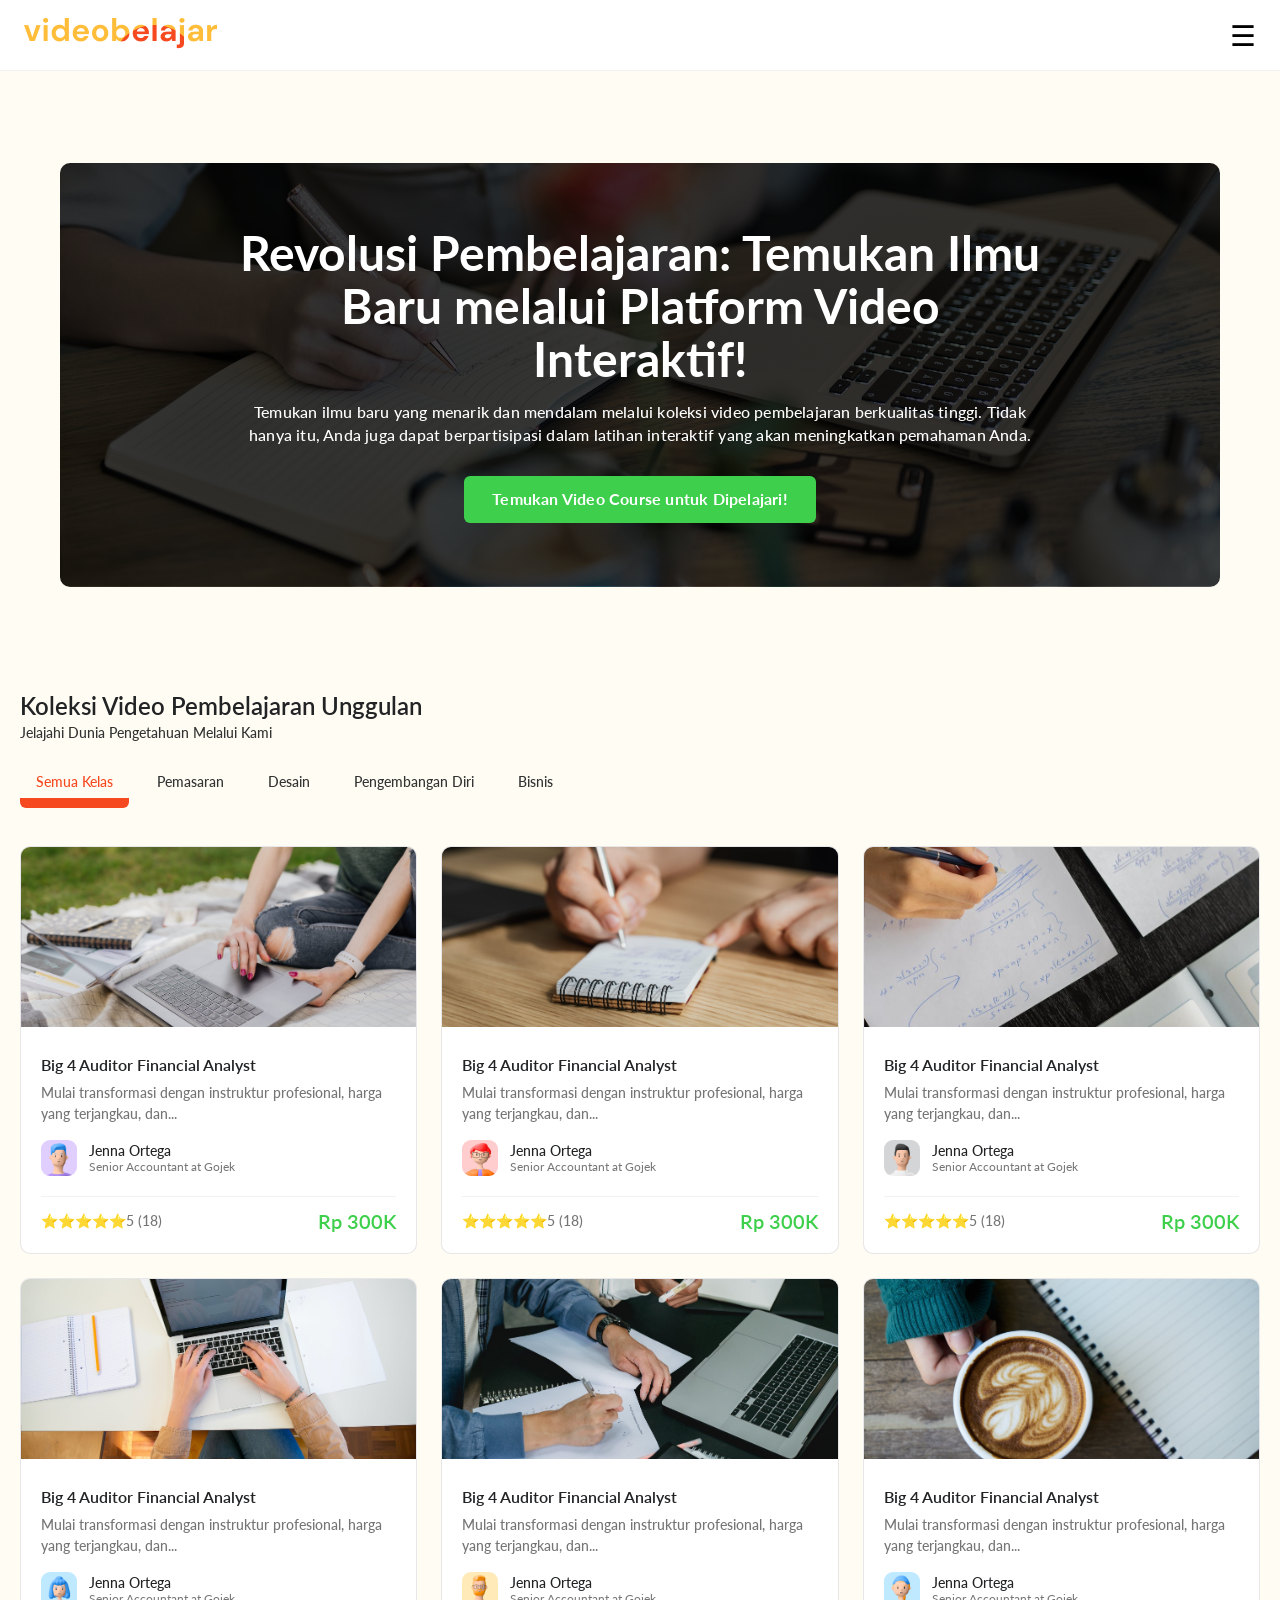
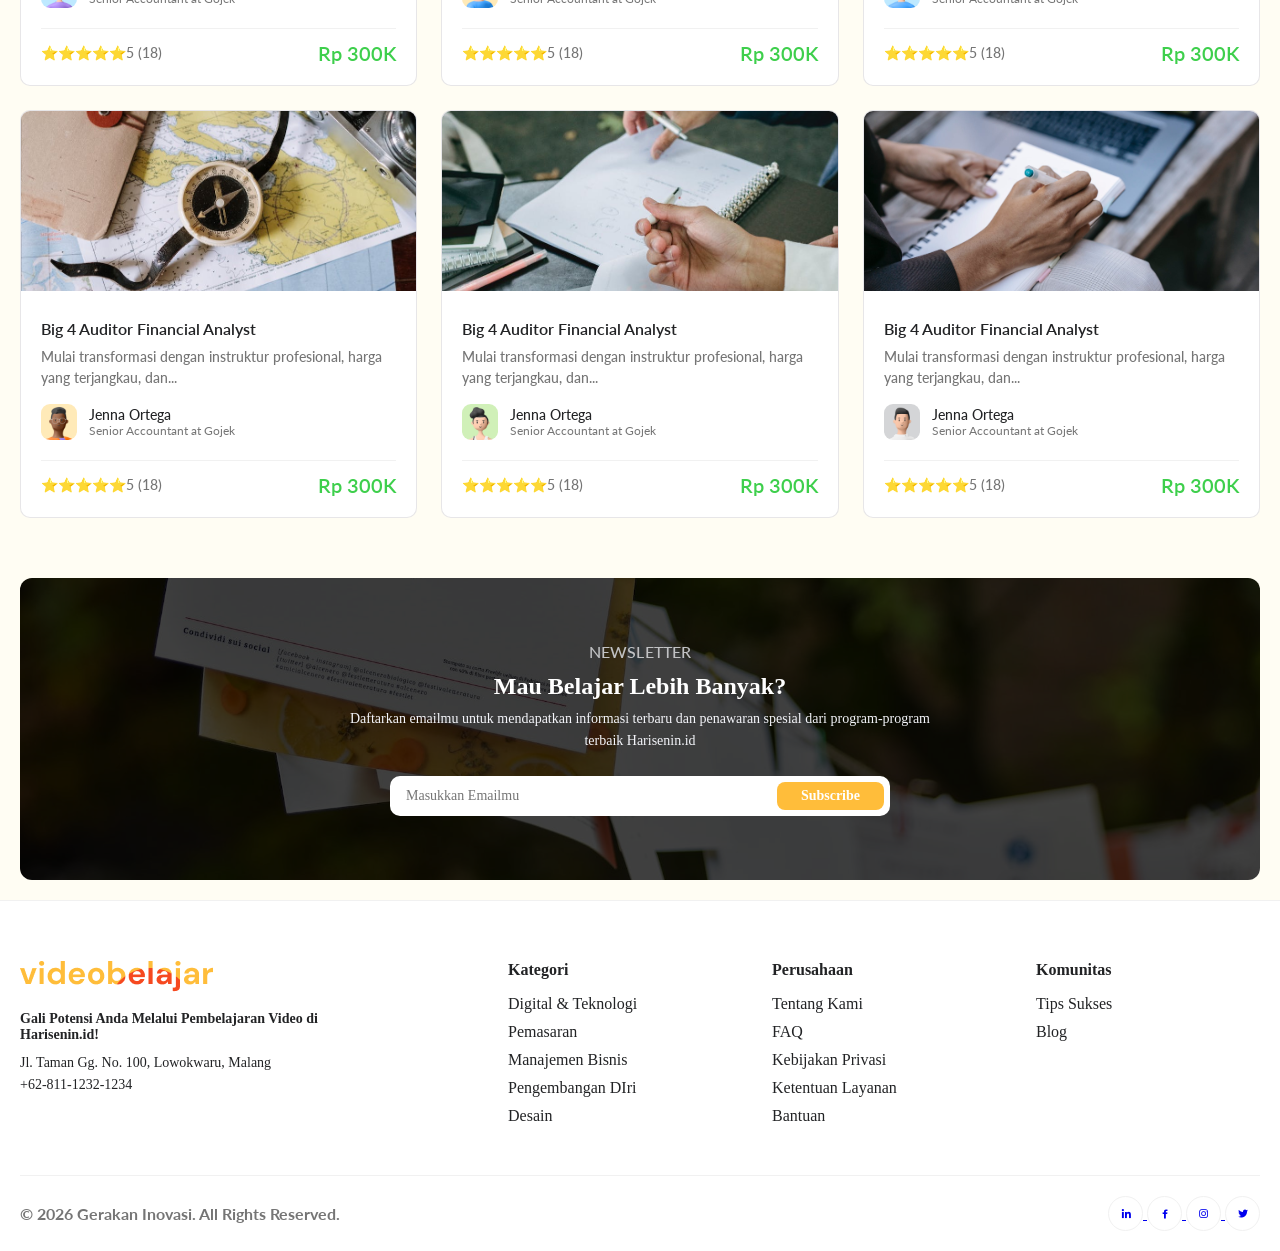
<file: fsd20'26/m3/videobelajar/index.html>
<!doctype html>
<html lang="en">
  <head>
    <meta charset="UTF-8" />
    <meta name="viewport" content="width=device-width, initial-scale=1.0" />
    <title>Han Academy</title>
    <link rel="stylesheet" href="./styles/style.css" />
    <link
      href="https://unpkg.com/boxicons@2.1.4/css/boxicons.min.css"
      rel="stylesheet"
    />
  </head>
  <body>
    <!-- <a href="pages/login.html">Login</a>
    <a href="pages/register.html">Register</a> -->
    <!-- Header Navigation -->
    <header class="navbar">
      <div class="container nav-container">
        <div class="logo">
          <a href="index.html"
            ><img src="./images/logo.png" alt="Logo videobelajar"
          /></a>
        </div>

        <button class="burger-menu" id="burger-btn">&#9776;</button>

        <div class="nav-right" id="nav-menu">
          <a href="#" class="nav-link">Kategori</a>
          <div class="profile-avatar">
            <a href="#">
              <img
                src="./images/profile-avatar.png"
                alt="Foto Profil User"
                class="profile-avatar"
              />
            </a>
          </div>
        </div>
      </div>
    </header>

    <script src="main.js"></script>
    <!-- <script>
      const burgerBtn = document.getElementById("burger-btn");
      const navMenu = document.getElementById("nav-menu");

      burgerBtn.addEventListener("click", () => {
        navMenu.classList.toggle("active");
      });
    </script> -->

    <!-- <header class="navbar-sidebar">
      <div class="container nav-container">
        <div class="logo">
          <a href="index.html"
            ><img src="./images/logo.png" alt="Logo videobelajar"
          /></a>
        </div>
        <div class="nav-right">
          <a href="#" class="nav-link">Kategori</a>
          <div class="profile-avatar">
            <a href="#">
              <img
                src="./images/profile-avatar.png"
                alt="Foto Profil User"
                class="profile-avatar"
              />
            </a>
          </div>
        </div>
      </div>
    </header> -->

    <!-- Hero Banner Section -->
    <section class="hero-section">
      <div class="hero-overlay"></div>

      <div class="container">
        <div class="hero-banner">
          <div class="hero-content">
            <h1>
              Revolusi Pembelajaran: Temukan Ilmu Baru melalui Platform Video
              Interaktif!
            </h1>
            <p>
              Temukan ilmu baru yang menarik dan mendalam melalui koleksi video
              pembelajaran berkualitas tinggi. Tidak hanya itu, Anda juga dapat
              berpartisipasi dalam latihan interaktif yang akan meningkatkan
              pemahaman Anda.
            </p>
            <a href="#" class="btn-hero"
              >Temukan Video Course untuk Dipelajari!</a
            >
          </div>
        </div>
      </div>
    </section>

    <!-- Course Section -->
    <section class="course-section">
      <div class="container">
        <h2>Koleksi Video Pembelajaran Unggulan</h2>
        <p class="section-subtitle">Jelajahi Dunia Pengetahuan Melalui Kami</p>

        <!-- Category Tabs -->
        <div class="category-tabs">
          <span class="tab active">Semua Kelas</span>
          <span class="tab">Pemasaran</span>
          <span class="tab">Desain</span>
          <span class="tab">Pengembangan Diri</span>
          <span class="tab">Bisnis</span>
        </div>

        <!-- Product/Course Grid -->
        <div class="course-grid">
          <!-- Repeatable Card 1 -->
          <div class="course-card">
            <div class="card-image image-placeholder-1">
              <!-- <img src="./images/card-1.jpg" alt="Card-1"> -->
            </div>
            <div class="card-body">
              <h3>Big 4 Auditor Financial Analyst</h3>
              <p class="card-desc">
                Mulai transformasi dengan instruktur profesional, harga yang
                terjangkau, dan...
              </p>
              <div class="instructor">
                <div class="inst-avatar-1"></div>
                <div class="inst-info">
                  <h4>Jenna Ortega</h4>
                  <p>Senior Accountant at Gojek</p>
                </div>
              </div>
              <div class="card-footer">
                <div class="rating">⭐⭐⭐⭐⭐<span>5 (18)</span></div>
                <div class="price">Rp 300K</div>
              </div>
            </div>
          </div>

          <!-- Repeatable Card 2 -->
          <div class="course-card">
            <div class="card-image image-placeholder-2"></div>
            <div class="card-body">
              <h3>Big 4 Auditor Financial Analyst</h3>
              <p class="card-desc">
                Mulai transformasi dengan instruktur profesional, harga yang
                terjangkau, dan...
              </p>
              <div class="instructor">
                <div class="inst-avatar-2"></div>
                <div class="inst-info">
                  <h4>Jenna Ortega</h4>
                  <p>Senior Accountant at Gojek</p>
                </div>
              </div>
              <div class="card-footer">
                <div class="rating">⭐⭐⭐⭐⭐<span>5 (18)</span></div>
                <div class="price">Rp 300K</div>
              </div>
            </div>
          </div>

          <!-- Repeatable Card 3 -->
          <div class="course-card">
            <div class="card-image image-placeholder-3"></div>
            <div class="card-body">
              <h3>Big 4 Auditor Financial Analyst</h3>
              <p class="card-desc">
                Mulai transformasi dengan instruktur profesional, harga yang
                terjangkau, dan...
              </p>
              <div class="instructor">
                <div class="inst-avatar-3"></div>
                <div class="inst-info">
                  <h4>Jenna Ortega</h4>
                  <p>Senior Accountant at Gojek</p>
                </div>
              </div>
              <div class="card-footer">
                <div class="rating">⭐⭐⭐⭐⭐<span>5 (18)</span></div>
                <div class="price">Rp 300K</div>
              </div>
            </div>
          </div>

          <!-- Repeatable Card 4 -->
          <div class="course-card">
            <div class="card-image image-placeholder-4"></div>
            <div class="card-body">
              <h3>Big 4 Auditor Financial Analyst</h3>
              <p class="card-desc">
                Mulai transformasi dengan instruktur profesional, harga yang
                terjangkau, dan...
              </p>
              <div class="instructor">
                <div class="inst-avatar-4"></div>
                <div class="inst-info">
                  <h4>Jenna Ortega</h4>
                  <p>Senior Accountant at Gojek</p>
                </div>
              </div>
              <div class="card-footer">
                <div class="rating">⭐⭐⭐⭐⭐<span>5 (18)</span></div>
                <div class="price">Rp 300K</div>
              </div>
            </div>
          </div>

          <!-- Repeatable Card 5 -->
          <div class="course-card">
            <div class="card-image image-placeholder-5"></div>
            <div class="card-body">
              <h3>Big 4 Auditor Financial Analyst</h3>
              <p class="card-desc">
                Mulai transformasi dengan instruktur profesional, harga yang
                terjangkau, dan...
              </p>
              <div class="instructor">
                <div class="inst-avatar-5"></div>
                <div class="inst-info">
                  <h4>Jenna Ortega</h4>
                  <p>Senior Accountant at Gojek</p>
                </div>
              </div>
              <div class="card-footer">
                <div class="rating">⭐⭐⭐⭐⭐<span>5 (18)</span></div>
                <div class="price">Rp 300K</div>
              </div>
            </div>
          </div>

          <!-- Repeatable Card 6 -->
          <div class="course-card">
            <div class="card-image image-placeholder-6"></div>
            <div class="card-body">
              <h3>Big 4 Auditor Financial Analyst</h3>
              <p class="card-desc">
                Mulai transformasi dengan instruktur profesional, harga yang
                terjangkau, dan...
              </p>
              <div class="instructor">
                <div class="inst-avatar-6"></div>
                <div class="inst-info">
                  <h4>Jenna Ortega</h4>
                  <p>Senior Accountant at Gojek</p>
                </div>
              </div>
              <div class="card-footer">
                <div class="rating">⭐⭐⭐⭐⭐<span>5 (18)</span></div>
                <div class="price">Rp 300K</div>
              </div>
            </div>
          </div>

          <!-- Repeatable Card 7 -->
          <div class="course-card">
            <div class="card-image image-placeholder-7"></div>
            <div class="card-body">
              <h3>Big 4 Auditor Financial Analyst</h3>
              <p class="card-desc">
                Mulai transformasi dengan instruktur profesional, harga yang
                terjangkau, dan...
              </p>
              <div class="instructor">
                <div class="inst-avatar-7"></div>
                <div class="inst-info">
                  <h4>Jenna Ortega</h4>
                  <p>Senior Accountant at Gojek</p>
                </div>
              </div>
              <div class="card-footer">
                <div class="rating">⭐⭐⭐⭐⭐<span>5 (18)</span></div>
                <div class="price">Rp 300K</div>
              </div>
            </div>
          </div>

          <!-- Repeatable Card 8 -->
          <div class="course-card">
            <div class="card-image image-placeholder-8"></div>
            <div class="card-body">
              <h3>Big 4 Auditor Financial Analyst</h3>
              <p class="card-desc">
                Mulai transformasi dengan instruktur profesional, harga yang
                terjangkau, dan...
              </p>
              <div class="instructor">
                <div class="inst-avatar-8"></div>
                <div class="inst-info">
                  <h4>Jenna Ortega</h4>
                  <p>Senior Accountant at Gojek</p>
                </div>
              </div>
              <div class="card-footer">
                <div class="rating">⭐⭐⭐⭐⭐<span>5 (18)</span></div>
                <div class="price">Rp 300K</div>
              </div>
            </div>
          </div>

          <!-- Repeatable Card 9 -->
          <div class="course-card">
            <div class="card-image image-placeholder-9"></div>
            <div class="card-body">
              <h3>Big 4 Auditor Financial Analyst</h3>
              <p class="card-desc">
                Mulai transformasi dengan instruktur profesional, harga yang
                terjangkau, dan...
              </p>
              <div class="instructor">
                <div class="inst-avatar-9"></div>
                <div class="inst-info">
                  <h4>Jenna Ortega</h4>
                  <p>Senior Accountant at Gojek</p>
                </div>
              </div>
              <div class="card-footer">
                <div class="rating">⭐⭐⭐⭐⭐<span>5 (18)</span></div>
                <div class="price">Rp 300K</div>
              </div>
            </div>
          </div>
        </div>
      </div>
    </section>

    <!-- Newsletter Section -->
    <section class="newsletter-section">
      <!-- <img src="./images/newsletter.jpg" alt="Newsletter Banner" class="banner-img"> -->
      <div class="banner-overlay"></div>
      <div class="newsletter-banner">
        <!-- <img
          src="./images/newsletter.jpg"
          alt="Newsletter Banner"
          class="newsletter-banner"
        /> -->
        <span class="newsletter-tag">NEWSLETTER</span>
        <h2>Mau Belajar Lebih Banyak?</h2>
        <p>
          Daftarkan emailmu untuk mendapatkan informasi terbaru dan penawaran
          spesial dari program-program terbaik Harisenin.id
        </p>

        <form
          class="newsletter-form"
          action="#"
          method="POST"
          onsubmit="event.preventDefault()"
        >
          <input type="email" placeholder="Masukkan Emailmu" required />
          <button type="submit">Subscribe</button>
        </form>
      </div>
    </section>

    <!-- Footer Footer -->
    <footer class="main-footer">
      <div class="footer-container">
        <!-- Brand Summary Column -->
        <div class="footer-grid">
          <div class="footer-brand">
            <!-- <div class="footer-logo">video<span>belajar</span></div> -->
            <a href="./index.html"
              ><img src="./images/logo.png" alt="Logo videobelajar"
            /></a>
            <p class="brand-pitch">
              Gali Potensi Anda Melalui Pembelajaran Video di Harisenin.id!
            </p>
            <p class="contact-info">Jl. Taman Gg. No. 100, Lowokwaru, Malang</p>
            <p class="contact-info">+62-811-1232-1234</p>
          </div>

          <!-- Categories Directory Column -->
          <div class="footer-links-col">
            <h4>Kategori</h4>
            <a href="#">Digital & Teknologi</a>
            <a href="#">Pemasaran</a>
            <a href="#">Manajemen Bisnis</a>
            <a href="#">Pengembangan DIri</a>
            <a href="#">Desain</a>
          </div>

          <!-- Corporate Directory Column -->
          <div class="footer-links-col">
            <h4>Perusahaan</h4>
            <a href="#">Tentang Kami</a>
            <a href="#">FAQ</a>
            <a href="#">Kebijakan Privasi</a>
            <a href="#">Ketentuan Layanan</a>
            <a href="#">Bantuan</a>
          </div>

          <!-- Community Directory Column -->
          <div class="footer-links-col">
            <h4>Komunitas</h4>
            <a href="#">Tips Sukses</a>
            <a href="#">Blog</a>
          </div>
        </div>

        <!-- Social Handles & Copyright Row -->
        <div class="footer-bottom">
          <p>&copy; 2026 Gerakan Inovasi. All Rights Reserved.</p>
          <div class="social-icons">
            <!-- <span class="icon-circle">in</span>
            <span class="icon-circle">f</span>
            <span class="icon-circle">i</span>
            <span class="icon-circle">t</span> -->

            <a href="#">
              <span class="icon-circle"><i class="bx bxl-linkedin"></i></span>
            </a>
            <a href="#">
              <span class="icon-circle"><i class="bx bxl-facebook"></i></span>
            </a>
            <a href="#">
              <span class="icon-circle"><i class="bx bxl-instagram"></i></span>
            </a>
            <a href="#">
              <span class="icon-circle"><i class="bx bxl-twitter"></i></span>
            </a>
          </div>
        </div>
      </div>
    </footer>
  </body>
</html>
</file>
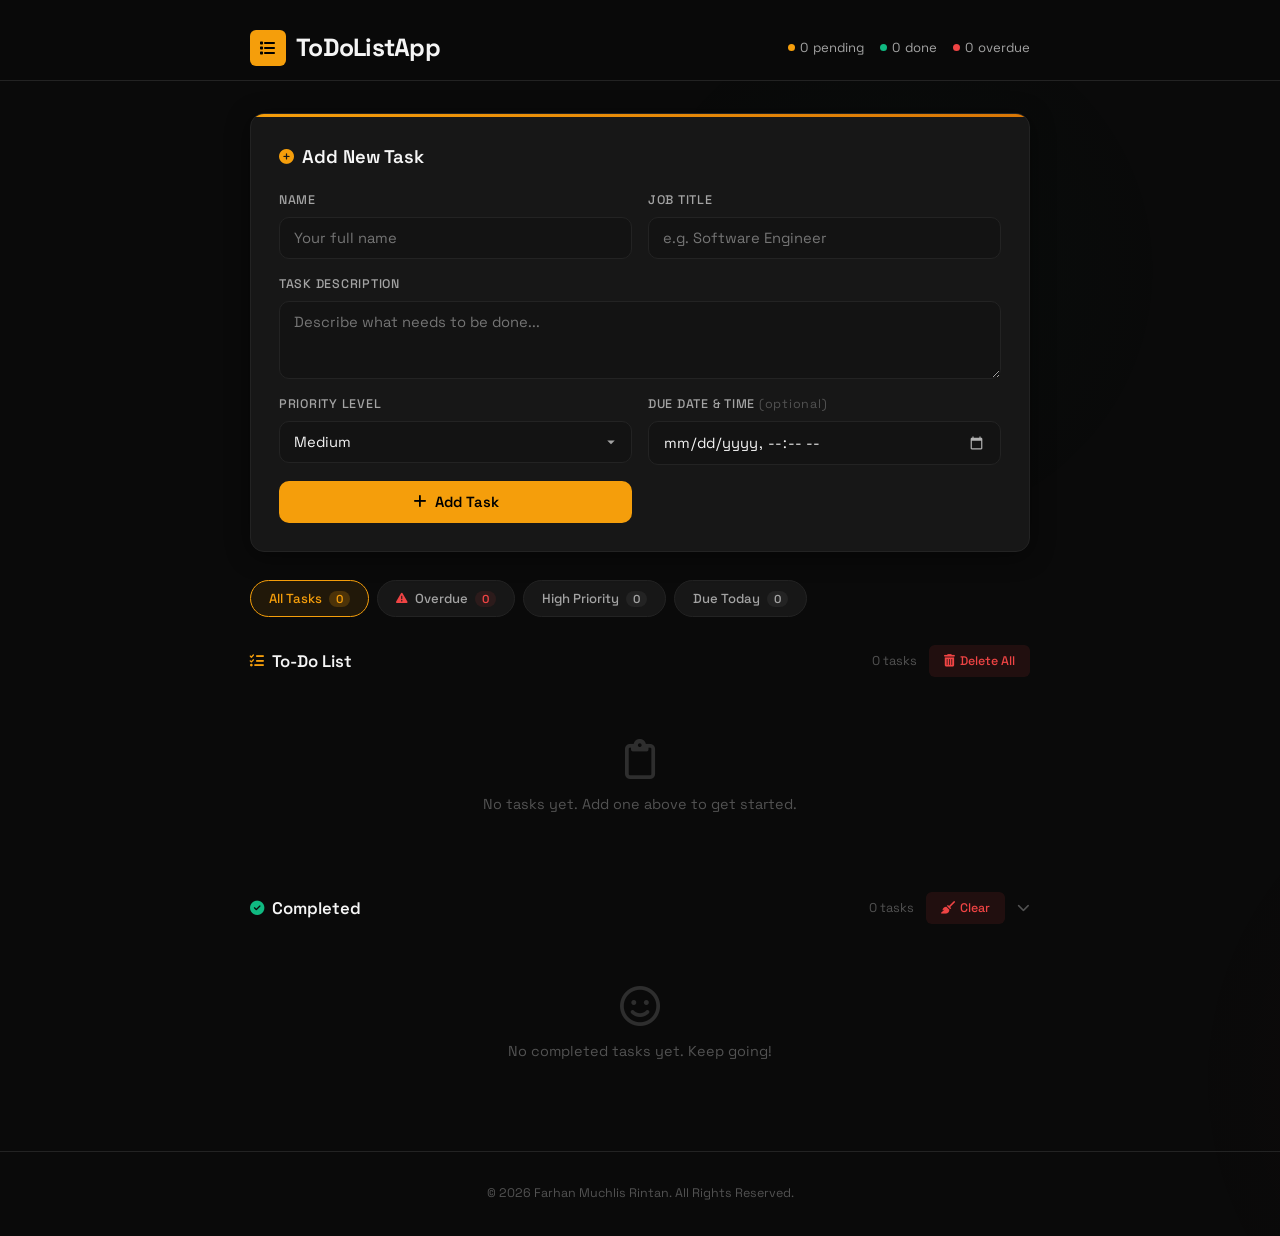
<file: fsd20'26/m4/todolistapp/todolist/index.html>
<!doctype html>
<html lang="en">
  <head>
    <meta charset="UTF-8" />
    <meta name="viewport" content="width=device-width, initial-scale=1.0" />
    <title>To-Do List App</title>

    <link rel="preconnect" href="https://fonts.googleapis.com" />
    <link rel="preconnect" href="https://fonts.gstatic.com" crossorigin />
    <link
      href="https://fonts.googleapis.com/css2?family=Space+Grotesk:wght@300;400;500;600;700&display=swap"
      rel="stylesheet"
    />
    <link
      rel="stylesheet"
      href="https://cdnjs.cloudflare.com/ajax/libs/font-awesome/6.5.1/css/all.min.css"
    />
    <link rel="stylesheet" href="style.css" />
  </head>

  <body>

    <!-- Header -->
    <header>
      <div class="container header-inner">
        <div class="logo">
          <div class="logo-icon"><i class="fa-solid fa-list"></i></div>
          ToDoListApp
        </div>
        <div class="header-stats" id="headerStats">
          <span class="stat-item"
            ><span class="stat-dot pending"></span>
            <span id="statPending">0</span> pending</span
          >
          <span class="stat-item"
            ><span class="stat-dot done"></span>
            <span id="statDone">0</span> done</span
          >
          <span class="stat-item"
            ><span class="stat-dot overdue"></span>
            <span id="statOverdue">0</span> overdue</span
          >
        </div>
      </div>
    </header>

    <main class="container">

      <!-- Form Section -->
      <section class="form-card" aria-label="Add new task">
        <h2><i class="fa-solid fa-plus-circle"></i> Add New Task</h2>
        <form id="taskForm" novalidate>
          <div class="form-grid">
            <div class="form-group">
              <label for="nameInput">Name</label>
              <input
                type="text"
                id="nameInput"
                placeholder="Your full name"
                autocomplete="name"
              />
              <span class="error-msg" id="nameError"
                >Please enter your name</span
              >
            </div>
            <div class="form-group">
              <label for="jobInput">Job Title</label>
              <input
                type="text"
                id="jobInput"
                placeholder="e.g. Software Engineer"
                autocomplete="organization-title"
              />
              <span class="error-msg" id="jobError"
                >Please enter your job title</span
              >
            </div>
            <div class="form-group full-width">
              <label for="taskInput">Task Description</label>
              <textarea
                id="taskInput"
                placeholder="Describe what needs to be done..."
                rows="3"
              ></textarea>
              <span class="error-msg" id="taskError"
                >Please describe the task</span
              >
            </div>
            <div class="form-group">
              <label for="priorityInput">Priority Level</label>
              <select id="priorityInput">
                <option value="low">Low</option>
                <option value="medium" selected>Medium</option>
                <option value="high">High</option>
              </select>
            </div>
            <div class="form-group">
              <label for="dueDateInput"
                >Due Date & Time
                <span
                  style="
                    color: var(--muted);
                    font-weight: 400;
                    text-transform: none;
                  "
                  >(optional)</span
                ></label
              >
              <input type="datetime-local" id="dueDateInput" />
            </div>
            <div class="form-group form-submit-group">
              <button type="submit" class="btn-submit">
                <i class="fa-solid fa-plus"></i> Add Task
              </button>
            </div>
          </div>
        </form>
      </section>

      <!-- Filter Tabs -->
      <section class="filter-section" role="tablist" aria-label="Filter tasks">
        <button
          class="filter-tab active"
          data-filter="all"
          role="tab"
          aria-selected="true"
        >
          All Tasks <span class="tab-count" id="allCount">0</span>
        </button>
        <button
          class="filter-tab"
          data-filter="overdue"
          role="tab"
          aria-selected="false"
        >
          <i
            class="fa-solid fa-triangle-exclamation"
            style="font-size: 0.72rem; color: var(--danger)"
          ></i>
          Overdue
          <span class="tab-count tab-count-danger" id="overdueCount">0</span>
        </button>
        <button
          class="filter-tab"
          data-filter="high"
          role="tab"
          aria-selected="false"
        >
          High Priority <span class="tab-count" id="highCount">0</span>
        </button>
        <button
          class="filter-tab"
          data-filter="today"
          role="tab"
          aria-selected="false"
        >
          Due Today <span class="tab-count" id="todayCount">0</span>
        </button>
      </section>

      <!-- To-Do List -->
      <section class="list-section" id="todoSection" aria-label="To-do tasks">
        <div class="list-header">
          <h2><i class="fa-solid fa-list-check"></i> To-Do List</h2>
          <div class="list-actions">
            <span class="task-count" id="todoCountLabel">0 tasks</span>
            <button
              class="btn-delete-all"
              id="deleteAllBtn"
              aria-label="Delete all tasks"
            >
              <i class="fa-solid fa-trash-can"></i> Delete All
            </button>
          </div>
        </div>
        <div id="todoList" class="task-list" role="list"></div>
        <div id="todoEmpty" class="empty-state">
          <i class="fa-regular fa-clipboard"></i>
          <p>No tasks yet. Add one above to get started.</p>
        </div>
      </section>

      <!-- Done List -->
      <section
        class="list-section"
        id="doneSection"
        aria-label="Completed tasks"
      >
        <div
          class="list-header"
          id="doneToggle"
          style="cursor: pointer"
          role="button"
          tabindex="0"
          aria-expanded="true"
          aria-controls="doneList"
        >
          <h2><i class="fa-solid fa-circle-check"></i> Completed</h2>
          <div class="list-actions">
            <span class="task-count" id="doneCountLabel">0 tasks</span>
            <button
              class="btn-clear-done"
              id="clearDoneBtn"
              aria-label="Clear completed tasks"
            >
              <i class="fa-solid fa-broom"></i> Clear
            </button>
            <i
              class="fa-solid fa-chevron-down toggle-icon"
              id="doneToggleIcon"
            ></i>
          </div>
        </div>
        <div id="doneList" class="task-list done-list" role="list"></div>
        <div id="doneEmpty" class="empty-state">
          <i class="fa-regular fa-face-smile"></i>
          <p>No completed tasks yet. Keep going!</p>
        </div>
      </section>
    </main>

    <!-- Edit Modal -->
    <div
      class="modal-overlay"
      id="editModal"
      role="dialog"
      aria-modal="true"
      aria-labelledby="editModalTitle"
    >
      <div class="modal">
        <div class="modal-header">
          <h3 id="editModalTitle">Edit Task</h3>
          <button class="modal-close" id="modalClose" aria-label="Close modal">
            <i class="fa-solid fa-xmark"></i>
          </button>
        </div>
        <form id="editForm" novalidate>
          <div class="form-grid">
            <div class="form-group">
              <label for="editName">Name</label>
              <input type="text" id="editName" />
              <span class="error-msg" id="editNameError"
                >Please enter a name</span
              >
            </div>
            <div class="form-group">
              <label for="editJob">Job Title</label>
              <input type="text" id="editJob" />
              <span class="error-msg" id="editJobError"
                >Please enter a job title</span
              >
            </div>
            <div class="form-group full-width">
              <label for="editTask">Task Description</label>
              <textarea id="editTask" rows="3"></textarea>
              <span class="error-msg" id="editTaskError"
                >Please describe the task</span
              >
            </div>
            <div class="form-group">
              <label for="editPriority">Priority Level</label>
              <select id="editPriority">
                <option value="low">Low</option>
                <option value="medium">Medium</option>
                <option value="high">High</option>
              </select>
            </div>
            <div class="form-group">
              <label for="editDueDate">Due Date & Time</label>
              <input type="datetime-local" id="editDueDate" />
            </div>
          </div>
          <div class="modal-actions">
            <button type="button" class="btn-cancel" id="editCancel">
              Cancel
            </button>
            <button type="submit" class="btn-save">Save Changes</button>
          </div>
        </form>
      </div>
    </div>

    <!-- Confirm Modal -->
    <div
      class="modal-overlay"
      id="confirmModal"
      role="alertdialog"
      aria-modal="true"
      aria-labelledby="confirmTitle"
    >
      <div class="modal modal-confirm">
        <div class="modal-header" style="justify-content: center">
          <h3 id="confirmTitle">Confirm Action</h3>
        </div>
        <p id="confirmMessage">Are you sure you want to proceed?</p>
        <div class="modal-actions">
          <button class="btn-cancel" id="confirmCancel">Cancel</button>
          <button class="btn-danger" id="confirmOk">Confirm</button>
        </div>
      </div>
    </div>

    <!-- Toast Container -->
    <div id="toastContainer" aria-live="polite"></div>

    <!-- Footer -->
    <footer>
      <div class="container">
        &copy; 2026 Farhan Muchlis Rintan. All Rights Reserved.
      </div>
    </footer>

    <script src="script.js"></script>
  </body>
</html>
</file>
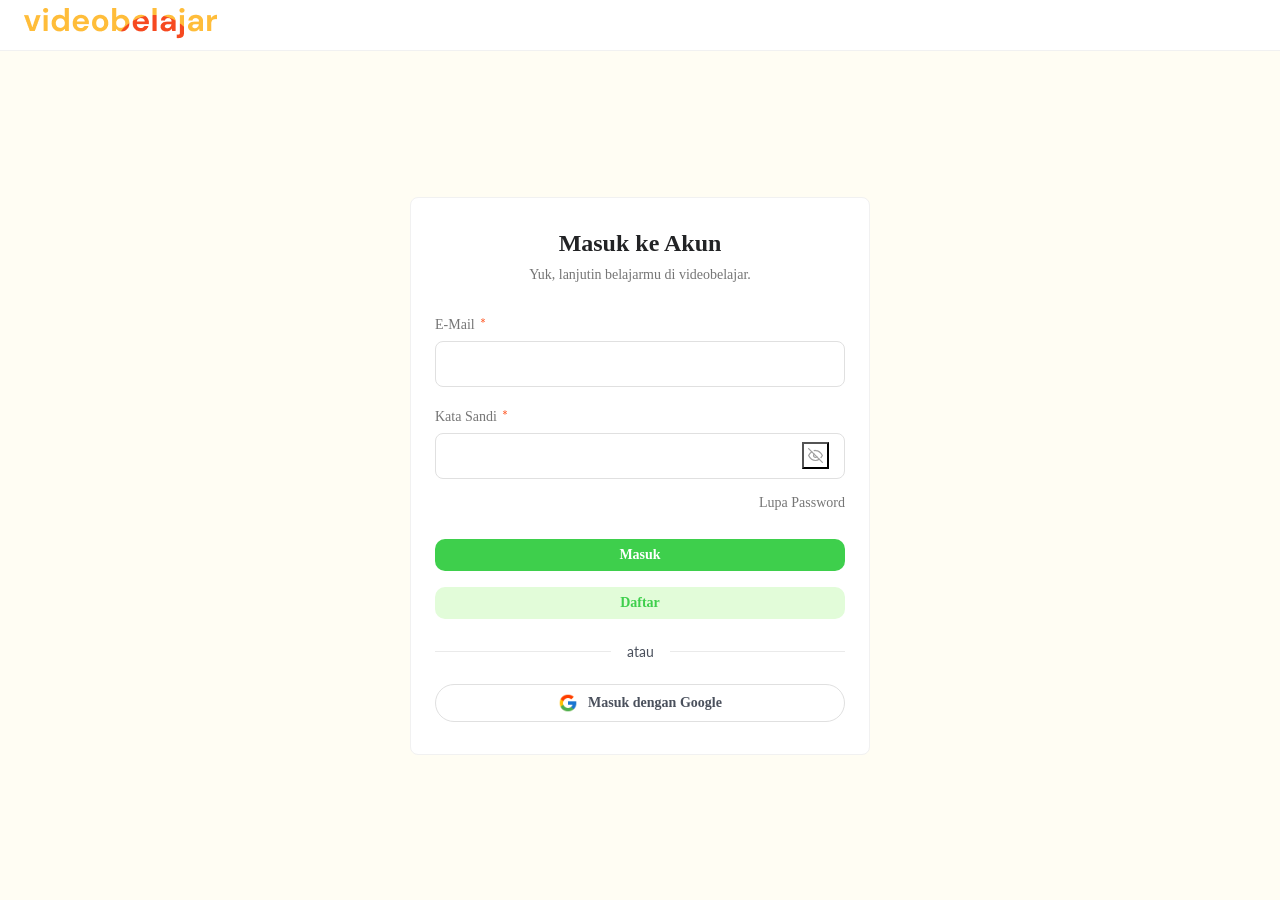
<file: fsd20'26/m3/videobelajar/pages/login.html>
<!doctype html>
<html lang="en">
  <head>
    <meta charset="UTF-8" />
    <meta name="viewport" content="width=device-width, initial-scale=1.0" />
    <title>Login</title>
    <link rel="stylesheet" href="https://cloudflare.com">
    <link rel="stylesheet" href="../styles/login.css" />
  </head>
  <body>
    <!-- <main>
      <div class="header">
        <h1>Masuk ke Akun</h1>
        <p>Yuk, lanjutin belajarmu di Han Academy.</p>
      </div>
      <form action="/login" method="post">
        <label for="username">Username:</label>
        <input
          type="text"
          id="username"
          name="username"
          placeholder="Masukkan username"
          required
        />
        <br />
        <label for="password">Password:</label>
        <input
          type="password"
          id="password"
          name="password"
          placeholder="Masukkan password"
          required
        />
        <br />
        <button type="submit">Login</button>
      </form>
      <a href="../index.html">Back to Home</a>
    </main> -->

    <!-- Header Navbar Area -->
    <!-- <header class="navbar">
      <div class="navbar-container">
        <div class="logo">
          <span class="logo-orange">video</span
          ><span class="logo-red">belajar</span>
        </div>
      </div>
    </header> -->

    <header class="navbar">
      <div class="container nav-container">
        <div class="logo">
          <a href="../index.html"
            ><img src="../images/logo.png" alt="Logo videobelajar"
          /></a>
        </div>

        <!-- <button class="burger-menu" id="burger-btn">&#9776;</button> -->

        <div class="nav-right" id="nav-menu">
          <!-- <a href="#" class="nav-link">Kategori</a> -->
          <!-- <div class="profile-avatar">
            <a href="#">
              
            </a>
          </div> -->
        </div>
      </div>
    </header>

    <!-- Main Container -->
    <main class="page-container">
      <div class="login-card">
        <header class="card-header">
          <h1>Masuk ke Akun</h1>
          <p>Yuk, lanjutin belajarmu di videobelajar.</p>
        </header>

        <form action="#" method="POST" class="login-form">
          <!-- Email Field -->
          <div class="input-group">
            <label for="email">E-Mail <span class="required">*</span></label>
            <input style="font-family: DM Sans; font-size: 14px; font-weight: 400;"
              type="email"
              id="email"
              name="email"
              value=""
              required
            />
          </div>

          <!-- Password Field -->
          <div class="input-group">
            <label for="password"
              >Kata Sandi <span class="required">*</span></label
            >
            <div class="password-wrapper">
              <input style="font-family: DM Sans; font-size: 14px; font-weight: 400;"
                type="password"
                id="password"
                name="password"
                value=""
                required
              />
              <!-- Visibility Icon Wrapper -->
              <button
                type="button"
                class="toggle-password"
                aria-label="Toggle password visibility"
              >
                <svg
                  xmlns="http://w3.org"
                  viewBox="0 0 24 24"
                  fill="none"
                  stroke="currentColor"
                  stroke-width="2"
                  stroke-linecap="round"
                  stroke-linejoin="round"
                  class="eye-icon"
                >
                  <path
                    d="M17.94 17.94A10.07 10.07 0 0 1 12 20c-7 0-11-8-11-8a18.45 18.45 0 0 1 5.06-5.94M9.9 4.24A9.12 9.12 0 0 1 12 4c7 0 11 8 11 8a18.5 18.5 0 0 1-2.16 3.19m-6.72-1.07a3 3 0 1 1-4.24-4.24"
                  ></path>
                  <line x1="1" y1="1" x2="23" y2="23"></line>
                </svg>
              </button>
            </div>
          </div>

          <!-- Forgot Password -->
          <div class="forgot-container">
            <a href="#" class="forgot-link">Lupa Password</a>
          </div>

          <!-- Action Buttons -->
          <div class="action-buttons">
            <button type="submit" class="btn btn-primary">Masuk</button>
            <button type="submit" class="btn btn-secondary">Daftar</button>
          </div>
        </form>

        <!-- Divider Line -->
        <div class="divider">
          <span>atau</span>
        </div>

        <!-- Social Button -->
        <div class="social-container">
          <button class="btn-google">
            <img src="../images/google-icon.png" alt="Google Logo" />
            Masuk dengan Google
          </button>
        </div>
      </div>
    </main>
  </body>
</html>
</file>
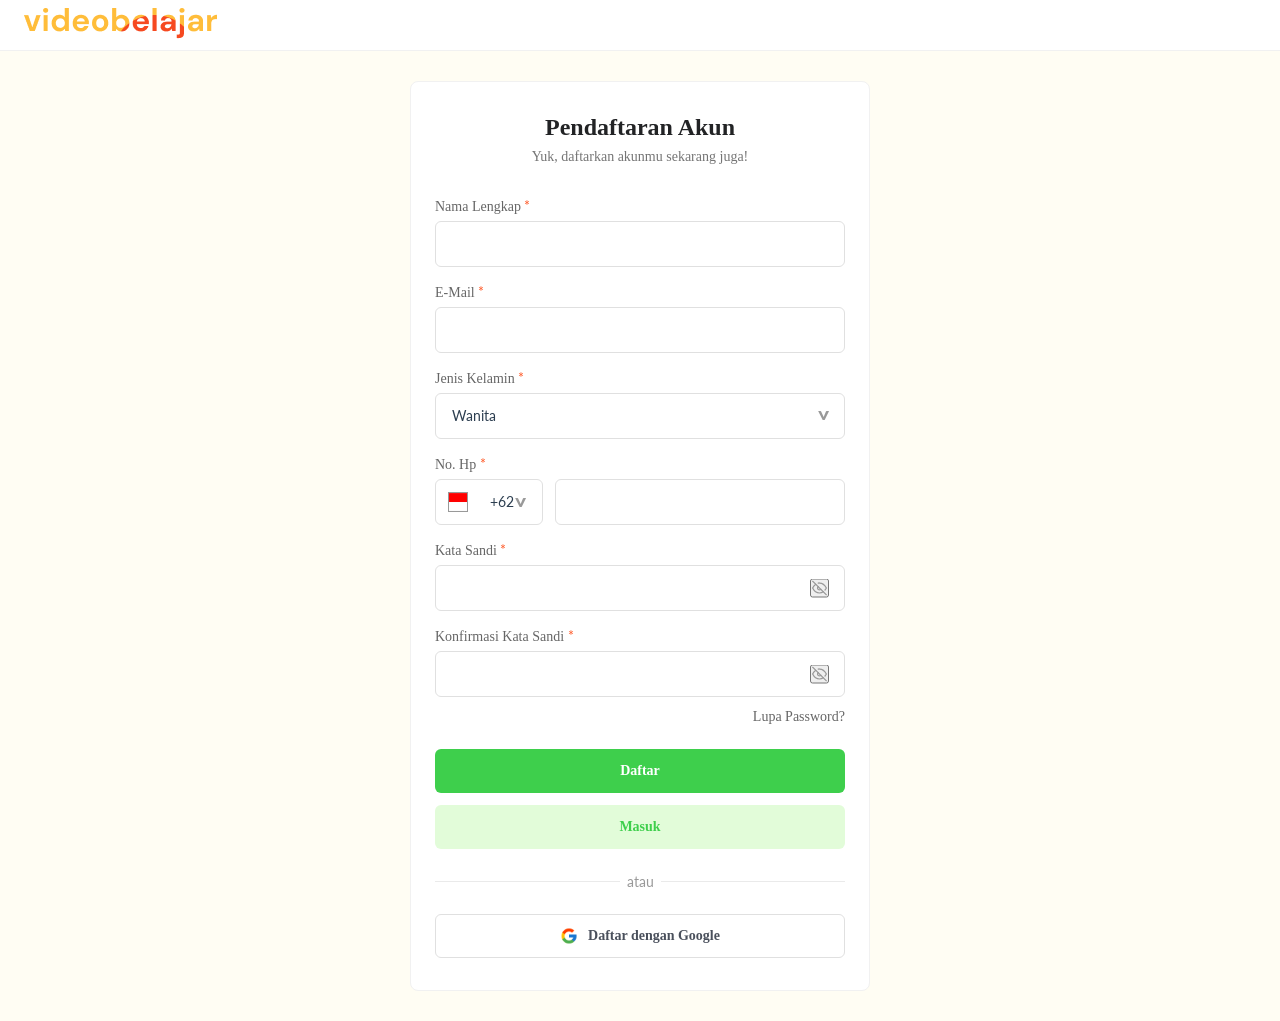
<file: fsd20'26/m3/videobelajar/pages/register.html>
<!doctype html>
<html lang="en">
  <head>
    <meta charset="UTF-8" />
    <meta name="viewport" content="width=device-width, initial-scale=1.0" />
    <title>Register</title>
    <link rel="stylesheet" href="https://cloudflare.com">
    <link rel="stylesheet" href="../styles/register.css" />
  </head>
  <body>
    <!-- Main Responsive Layout Wrapper -->

    <header class="navbar">
      <div class="container nav-container">
        <div class="logo">
          <a href="../index.html"
            ><img src="../images/logo.png" alt="Logo videobelajar"
          /></a>
        </div>

        <!-- <button class="burger-menu" id="burger-btn">&#9776;</button> -->

        <div class="nav-right" id="nav-menu">
          <!-- <a href="#" class="nav-link">Kategori</a> -->
          <!-- <div class="profile-avatar">
            <a href="#">
              
            </a>
          </div> -->
        </div>
      </div>
    </header>

    <!-- <header class="navbar">
      <div class="container nav-container">
        <div class="logo">
          <a href="index.html"
            ><img src="../images/logo.png" alt="Logo videobelajar"
          /></a>
        </div>
      </div>
    </header> -->

      <!-- <header class="navbar">
      <div class="navbar-container">
        <div class="logo">
          <span class="logo-orange">video</span
          ><span class="logo-red">belajar</span>
        </div>
      </div>
    </header> -->

      <!-- Centered Register Card Section -->
      <main class="register-container">
        <div class="register-card">
          <div class="form-header">
            <h2>Pendaftaran Akun</h2>
            <p>Yuk, daftarkan akunmu sekarang juga!</p>
          </div>

          <form class="register-form">
            <!-- Full Name -->
            <div class="input-group">
              <label for="nama"
                >Nama Lengkap <span class="required">*</span></label
              >
              <input type="text" id="nama" value="" required />
            </div>

            <!-- Email -->
            <div class="input-group">
              <label for="email">E-Mail <span class="required">*</span></label>
              <input
                type="email"
                id="email"
                value=""
                required
              />
            </div>

            <!-- Gender Dropdown -->
            <div class="input-group">
              <label for="gender"
                >Jenis Kelamin <span class="required">*</span></label
              >
              <div class="select-wrapper">
                <select id="gender" required>
                  <option value="Wanita" selected>Wanita</option>
                  <option value="Pria">Pria</option>
                </select>
              </div>
            </div>

            <!-- Phone Number with Country Code Split -->
            <div class="input-group">
              <label for="phone">No. Hp <span class="required">*</span></label>
              <div class="phone-input-row">
                <div class="country-code-selector">
                  <img src="../images/indonesia-flag.png" alt="Indonesia Flag" class="flag" />
                  <select aria-label="Country Code">
                    <option value="+62">+62</option>
                  </select>
                </div>
                <input type="tel" id="phone" value="" required />
              </div>
            </div>

            <!-- Password Field -->
            <div class="input-group">
              <label for="password"
                >Kata Sandi <span class="required">*</span></label
              >
              <div class="password-wrapper">
                <input
                  type="password"
                  id="password"
                  value=""
                  required
                />

              <!-- Visibility Icon Wrapper -->
              <button
                type="button"
                class="toggle-password"
                aria-label="Toggle password visibility"
              >
                <svg
                  xmlns="http://w3.org"
                  viewBox="0 0 24 24"
                  fill="none"
                  stroke="currentColor"
                  stroke-width="2"
                  stroke-linecap="round"
                  stroke-linejoin="round"
                  class="eye-icon"
                >
                  <path
                    d="M17.94 17.94A10.07 10.07 0 0 1 12 20c-7 0-11-8-11-8a18.45 18.45 0 0 1 5.06-5.94M9.9 4.24A9.12 9.12 0 0 1 12 4c7 0 11 8 11 8a18.5 18.5 0 0 1-2.16 3.19m-6.72-1.07a3 3 0 1 1-4.24-4.24"
                  ></path>
                  <line x1="1" y1="1" x2="23" y2="23"></line>
                </svg>
              </button>

                <!-- <i class="fa-regular fa-eye-slash toggle-password"></i> -->
              </div>
            </div>

            <!-- Confirm Password Field -->
            <div class="input-group">
              <label for="confirm-password"
                >Konfirmasi Kata Sandi <span class="required">*</span></label
              >
              <div class="password-wrapper">
                <input
                  type="password"
                  id="confirm-password"
                  value=""
                  required
                />

                <!-- Visibility Icon Wrapper -->
              <button
                type="button"
                class="toggle-password"
                aria-label="Toggle password visibility"
              >
                <svg
                  xmlns="http://w3.org"
                  viewBox="0 0 24 24"
                  fill="none"
                  stroke="currentColor"
                  stroke-width="2"
                  stroke-linecap="round"
                  stroke-linejoin="round"
                  class="eye-icon"
                >
                  <path
                    d="M17.94 17.94A10.07 10.07 0 0 1 12 20c-7 0-11-8-11-8a18.45 18.45 0 0 1 5.06-5.94M9.9 4.24A9.12 9.12 0 0 1 12 4c7 0 11 8 11 8a18.5 18.5 0 0 1-2.16 3.19m-6.72-1.07a3 3 0 1 1-4.24-4.24"
                  ></path>
                  <line x1="1" y1="1" x2="23" y2="23"></line>
                </svg>
              </button>
                <!-- <i class=""></i> -->
              </div>
            </div>

            <!-- Forgot Password Link -->
            <div class="forgot-link-wrapper">
              <a href="#" class="forgot-link">Lupa Password?</a>
            </div>

            <!-- Form Action Buttons -->
            <div class="button-group">
              <button type="submit" class="btn btn-primary">Daftar</button>
              <button type="button" class="btn btn-secondary">Masuk</button>
            </div>

            <!-- Divider -->
            <div class="divider">
              <span>atau</span>
            </div>

            <!-- Social Media Register -->
            <button type="button" class="btn-google">
              <img src="../images/google-icon.png" alt="Google Logo" />
              Daftar dengan Google
            </button>
          </form>
        </div>
      </main>
    </div>
  </body>
</html>
</file>
<file: fsd20'26/m3/videobelajar/styles/style.css>
@import url("./global.css");

body {
  margin: 0;
  background-color: #fffdf3;
}

.container {
  width: 100%;
  min-width: 360px;
  max-width: 1440px;
  margin: 0 auto;
  padding: 0px 20px;
}

/* Navbar */
.navbar {
  background-color: white;
  border-bottom: 1px solid #f1f1f1;
  position: sticky;
  top: 0;
  z-index: 1000;
}

.nav-container {
  display: flex;
  justify-content: space-between;
  align-items: center;
  height: 70px;
  padding: 16px 24px 16px 24px;
  width: 100%;
  max-width: 1440px;
}

.logo {
  font-size: 20px;
  font-weight: 700;
  color: #f37021;
  letter-spacing: -0.5px;
}

.logo span {
  color: #4b5563;
}

.nav-right {
  display: flex;
  align-items: center;
  gap: 36px;
}

.nav-link {
  text-decoration: none;
  color: #333333;
  font-weight: 500;
  font-size: 16px;
  line-height: 140%;
  letter-spacing: 0.2px;
  padding: 28px 28px;
}

.profile-avatar {
  width: 44px;
  height: 44px;
  border-radius: 10%;
  -webkit-border-radius: 10%;
  -moz-border-radius: 10%;
  -ms-border-radius: 10%;
  -o-border-radius: 10%;
  background-color: #e2e8f0;
  /*background-image: linear-gradient(135deg, #fcd34d 0%, #b45309 100%);*/
}

/* BURGER BURGER BURGER */
.burger-menu {
  display: none; /* Sembunyikan burger secara default */
  background: none;
  border: none;
  font-size: 1.8rem;
  cursor: pointer;
}

/* RESPONSIVE MOBILE: 360px sampai 1440px */
@media screen and (min-width: 360px) and (max-width: 1440px) {
  .nav-container {
    display: flex;
    justify-content: space-between;
    align-items: center;
    position: relative;
  }

  .burger-menu {
    display: block; /* Tampilkan tombol burger */
  }

  .nav-right {
    display: none; /* Sembunyikan menu bawaan */
    flex-direction: column;
    position: absolute;
    top: 100%; /* Muncul tepat di bawah navbar */
    right: 0;
    width: 200px; /* Atur lebar menu dropdown */
    background-color: #ffffff;
    box-shadow: 0 4px 6px rgba(0, 0, 0, 0.1);
    padding: 1rem;
    gap: 1rem;
    z-index: 100;
  }

  /* Class tambahan saat burger diklik */
  .nav-right.active {
    display: flex; /* Tampilkan kembali menu saat aktif */
  }
}

/* .navbar-sidebar {
  position: fixed;
  display: flex;
  flex-direction: column;
  align-items: flex-start;
  justify-content: flex-start;
  background-color: rgba(255, 255, 255, 0);
  box-shadow: -10px 0 10px rgba(0, 0, 0, 0.1);
  backdrop-filter: blur(10px);
  right: 0;
  height: 100vh;
  width: 450px;
  z-index: 999;
  /* position: fixed;
  top: 0;
  right: 0;
  height: 100vh;
  width: 250px;
  z-index: 999;
  background-color: rgba(255, 255, 255, 0);
  backdrop-filter: blur(10px);
  box-shadow: -10px 0 10px rgba(0, 0, 0, 0.1);
  display: flex;
  flex-direction: column;
  align-items: flex-start;
  justify-content: flex-start;
} */

/* .navbar-sidebar a {
  width: ;
} */

/* .navbar-header {
    display: flex;
    justify-content: space-between;
    align-items: center;
    background-color: crimson;
    padding: 10px 20px;
}

.navbar-header a {
    color: black;
    text-decoration: none;
    padding: 10px 15px;
    font-size: 16px;
}

.navbar-header a:hover {
    background-color: purple;
    border-radius: 4px;
}

.nav-right {
    display: flex;
    gap: 15px;
} */

/* Hero Section */
.hero-section {
  padding: 64px 20px 64px 20px;
  margin: 28px 20px 0 20px;
}

.hero-banner {
  /*background-color: burlywood;*/
  background-image:
    linear-gradient(rgba(0, 0, 0, 0.75), rgba(0, 0, 0, 0.75)),
    url("../images/hero-banner.jpg");
  background-size: cover;
  background-position: center;
  /*background-image: linear-gradient();
  *//*box-shadow: 0 2px 5px rgba(0, 0, 0, 0.02);*/
  border-radius: 10px;
  -webkit-border-radius: 10px;
  -moz-border-radius: 10px;
  -ms-border-radius: 10px;
  -o-border-radius: 10px;
  padding: 64px 20px 64px 20px;
  text-align: center;
  /*color: plum;*/
}

.hero-content {
  max-width: 800px;
  margin: 0 auto;
  position: relative;
  z-index: 2;
  text-align: center;
}

.hero-content h1 {
  font-size: 48px;
  font-weight: 700;
  line-height: 110%;
  margin-bottom: 16px;
  color: #ffffff;
}

.hero-content p {
  font-size: 16px;
  font-weight: 500;
  margin-bottom: 30px;
  line-height: 140%;
  letter-spacing: 0.2px;
  color: #ffffff;
}

.btn-hero {
  display: inline-block;
  background-color: #3ecf4c;
  color: #ffffff;
  text-decoration: none;
  padding: 12px 28px;
  border-radius: 6px;
  -webkit-border-radius: 6px;
  -moz-border-radius: 6px;
  -ms-border-radius: 6px;
  -o-border-radius: 6px;
  font-weight: 700;
  font-size: 16px;
  line-height: 140%;
  letter-spacing: 0.2px;
  transition: background-color 0.3s;
  -webkit-transition: background-color 0.3s;
  -moz-transition: background-color 0.3s;
  -ms-transition: background-color 0.3s;
  -o-transition: background-color 0.3s;
}

.btn-hero:hover {
  background-color: coral;
}

/* Course Section Layout */
.course-section {
  padding: 40px 0;
}

.course-section h2 {
  font-size: 24px;
  font-weight: 600;
  margin-bottom: 4px;
  color: #222325;
}
.section-subtitle {
  color: #333333;
  font-size: 14px;
  font-weight: 500;
  margin-bottom: 24px;
}

/* Category Selection Tabs */
.category-tabs {
  display: flex;
  gap: 12px;
  margin-bottom: 30px;
  overflow-x: auto;
  padding-bottom: 8px;
}

.tab {
  padding: 8px 16px;
  background-color: #fffdf3;
  /* border: 1px solid #f1f1f1; */
  border-radius: 6px;
  -webkit-border-radius: 6px;
  -moz-border-radius: 6px;
  -ms-border-radius: 6px;
  -o-border-radius: 6px;
  font-size: 14px;
  font-weight: 500;
  color: #333333;
  cursor: pointer;
  white-space: nowrap;
  transition: all 0.3s;
  -webkit-transition: all 0.3s;
  -moz-transition: all 0.3s;
  -ms-transition: all 0.3s;
  -o-transition: all 0.3s;
}

.tab.active,
.tab:hover {
  /* background-color: #fef2e6; */
  color: #f64920;
  border-bottom-width: 10px;
  border-bottom-color: #f64920;
  border-bottom-style: solid;
  /* border-color: #f37021; */
  /* text-decoration: underline; */
}

/* Video/Course Grid Layout */
.course-grid {
  display: grid;
  grid-template-columns: repeat(auto-fill, minmax(360px, 1fr));
  /* grid-template-columns: repeat(3, 1fr); */
  gap: 24px;
}

.course-card {
  background-color: #ffffff;
  border: 1px solid #3a35411f;
  border-radius: 10px;
  -webkit-border-radius: 10px;
  -moz-border-radius: 10px;
  -ms-border-radius: 10px;
  -o-border-radius: 10px;
  overflow: hidden;
  display: flex;
  flex-direction: column;
  gap: 8px;
  /*box-shadow: 0 2px 5px rgba(0, 0, 0, 0.02);
   */
}

/* }.card-image {
  width: 100%;
  height: auto;
} */

.image-placeholder-1 {
  width: 100%;
  height: 180px;
  /* background: linear-gradient(135deg, #e2e8f0 0%, #cbd5e1 100%); */
  background-image: url("../images/card-1.jpg");
  background-size: cover;
  background-position: center;
  object-fit: cover;
}

.image-placeholder-2 {
  width: 100%;
  height: 180px;
  /* background: linear-gradient(135deg, #e2e8f0 0%, #cbd5e1 100%); */
  background-image: url("../images/card-2.jpg");
  background-size: cover;
  background-position: center;
  object-fit: cover;
}
.image-placeholder-3 {
  width: 100%;
  height: 180px;
  /* background: linear-gradient(135deg, #e2e8f0 0%, #cbd5e1 100%); */
  background-image: url("../images/card-3.jpg");
  background-size: cover;
  background-position: center;
  object-fit: cover;
}
.image-placeholder-4 {
  width: 100%;
  height: 180px;
  /* background: linear-gradient(135deg, #e2e8f0 0%, #cbd5e1 100%); */
  background-image: url("../images/card-4.jpg");
  background-size: cover;
  background-position: center;
  object-fit: cover;
}
.image-placeholder-5 {
  width: 100%;
  height: 180px;
  /* background: linear-gradient(135deg, #e2e8f0 0%, #cbd5e1 100%); */
  background-image: url("../images/card-5.jpg");
  background-size: cover;
  background-position: center;
  object-fit: cover;
}
.image-placeholder-6 {
  width: 100%;
  height: 180px;
  /* background: linear-gradient(135deg, #e2e8f0 0%, #cbd5e1 100%); */
  background-image: url("../images/card-6.jpg");
  background-size: cover;
  background-position: center;
  object-fit: cover;
}
.image-placeholder-7 {
  width: 100%;
  height: 180px;
  /* background: linear-gradient(135deg, #e2e8f0 0%, #cbd5e1 100%); */
  background-image: url("../images/card-7.jpg");
  background-size: cover;
  background-position: center;
  object-fit: cover;
}
.image-placeholder-8 {
  width: 100%;
  height: 180px;
  /* background: linear-gradient(135deg, #e2e8f0 0%, #cbd5e1 100%); */
  background-image: url("../images/card-8.jpg");
  background-size: cover;
  background-position: center;
  object-fit: cover;
}
.image-placeholder-9 {
  width: 100%;
  height: 180px;
  /* background: linear-gradient(135deg, #e2e8f0 0%, #cbd5e1 100%); */
  background-image: url("../images/card-9.jpg");
  background-size: cover;
  background-position: center;
  object-fit: cover;
}

.card-body {
  padding: 20px;
  display: flex;
  flex-direction: column;
  flex-grow: 1;
  color: #222325;
}

.card-body h3 {
  font-size: 16px;
  font-weight: 600;
  margin-bottom: 8px;
}

.card-desc {
  font-size: 14px;
  font-weight: 500;
  color: #333333AD;
  margin-bottom: 16px;
  line-height: 1.5;
}

.instructor {
  display: flex;
  align-items: center;
  gap: 12px;
  margin-bottom: 20px;
  margin-top: auto;
}

.inst-avatar-1 {
  width: 36px;
  height: 36px;
  border-radius: 25%;
  -webkit-border-radius: 25%;
  -moz-border-radius: 25%;
  -ms-border-radius: 25%;
  -o-border-radius: 25%;
  /*background-color: #cbd5e1;
  *//*background-color: red;
  */background-image: url("../images/inst-avatar-1.png");
  background-size: cover;
  background-position: center;
  background-size: cover;
  background-position: center;
  object-fit: cover;
}
.inst-avatar-2 {
  width: 36px;
  height: 36px;
  border-radius: 25%;
  -webkit-border-radius: 25%;
  -moz-border-radius: 25%;
  -ms-border-radius: 25%;
  -o-border-radius: 25%;
  /*background-color: #cbd5e1;
  *//*background-color: red;
  */background-image: url("../images/inst-avatar-2.png");
  background-size: cover;
  background-position: center;
  background-size: cover;
  background-position: center;
  object-fit: cover;
}
.inst-avatar-3 {
  width: 36px;
  height: 36px;
  border-radius: 25%;
  -webkit-border-radius: 25%;
  -moz-border-radius: 25%;
  -ms-border-radius: 25%;
  -o-border-radius: 25%;
  /*background-color: #cbd5e1;
  *//*background-color: red;
  */background-image: url("../images/inst-avatar-3.png");
  background-size: cover;
  background-position: center;
  background-size: cover;
  background-position: center;
  object-fit: cover;
}
.inst-avatar-4 {
  width: 36px;
  height: 36px;
  border-radius: 25%;
  -webkit-border-radius: 25%;
  -moz-border-radius: 25%;
  -ms-border-radius: 25%;
  -o-border-radius: 25%;
  /*background-color: #cbd5e1;
  *//*background-color: red;
  */background-image: url("../images/inst-avatar-4.png");
  background-size: cover;
  background-position: center;
  background-size: cover;
  background-position: center;
  object-fit: cover;
}
.inst-avatar-5 {
  width: 36px;
  height: 36px;
  border-radius: 25%;
  -webkit-border-radius: 25%;
  -moz-border-radius: 25%;
  -ms-border-radius: 25%;
  -o-border-radius: 25%;
  /*background-color: #cbd5e1;
  *//*background-color: red;
  */background-image: url("../images/inst-avatar-5.png");
  background-size: cover;
  background-position: center;
  background-size: cover;
  background-position: center;
  object-fit: cover;
}
.inst-avatar-6 {
  width: 36px;
  height: 36px;
  border-radius: 25%;
  -webkit-border-radius: 25%;
  -moz-border-radius: 25%;
  -ms-border-radius: 25%;
  -o-border-radius: 25%;
  /*background-color: #cbd5e1;
  *//*background-color: red;
  */background-image: url("../images/inst-avatar-6.png");
  background-size: cover;
  background-position: center;
  background-size: cover;
  background-position: center;
  object-fit: cover;
}
.inst-avatar-7 {
  width: 36px;
  height: 36px;
  border-radius: 25%;
  -webkit-border-radius: 25%;
  -moz-border-radius: 25%;
  -ms-border-radius: 25%;
  -o-border-radius: 25%;
  /*background-color: #cbd5e1;
  *//*background-color: red;
  */background-image: url("../images/inst-avatar-7.png");
  background-size: cover;
  background-position: center;
  background-size: cover;
  background-position: center;
  object-fit: cover;
}
.inst-avatar-8 {
  width: 36px;
  height: 36px;
  border-radius: 25%;
  -webkit-border-radius: 25%;
  -moz-border-radius: 25%;
  -ms-border-radius: 25%;
  -o-border-radius: 25%;
  /*background-color: #cbd5e1;
  *//*background-color: red;
  */background-image: url("../images/inst-avatar-8.png");
  background-size: cover;
  background-position: center;
  background-size: cover;
  background-position: center;
  object-fit: cover;
}
.inst-avatar-9 {
  width: 36px;
  height: 36px;
  border-radius: 25%;
  -webkit-border-radius: 25%;
  -moz-border-radius: 25%;
  -ms-border-radius: 25%;
  -o-border-radius: 25%;
  /*background-color: #cbd5e1;
  *//*background-color: red;
  */background-image: url("../images/inst-avatar-9.png");
  background-size: cover;
  background-position: center;
  background-size: cover;
  background-position: center;
  object-fit: cover;
}

/* .inst-avatar .inst-avatar-1 {
  background-image: url("../images/inst-avatar.png");
} */

.inst-info h4 {
  font-size: 14px;
  font-weight: 500;
  color: #222325;
}

.inst-info p {
  font-size: 12px;
  font-weight: 400;
  color: #333333AD;
}

.card-footer {
  display: flex;
  justify-content: space-between;
  align-items: center;
  border-top: 1px solid #f1f1f1;
  padding-top: 12px;
}

.rating {
  font-size: 14px;

  /* display: inline-block;
  font-family: 'Times New Roman', Times, serif;
  line-height: 1;
  background: linear-gradient(
    to right,
    #ffc107 cal(var(--rating)/5*100%),
    #e4e5e9 calc(var(--rating) / 5 * 100%)
  );
  background-clip: 0;
  -webkit-background-clip: text;
  -webkit-text-fill-color: transparent; */
}

.rating span {
  font-size: 14px;
  font-weight: 500;
  color: #333333AD;
}

.price {
  font-size: 20px;
  font-weight: 600;
  color: #3ecf4c;
}

/* Newsletter Section */
.newsletter-section {
  width: 100%;
  min-width: 360px;
  max-width: 1440px;
  margin: 0 auto;
  padding: 20px;
}

.newsletter-banner {
  /* background-color: #1e1e1e; */
  background-image:
    linear-gradient(rgba(0, 0, 0, 0.75), rgba(0, 0, 0, 0.75)),
    url("../images/newsletter-banner.jpg");
  background-size: cover;
  background-position: center;
  background-size: cover;
  background-position: center;
  /* padding: 50px 30px; */
  padding: 64px 20px;
  text-align: center;
  color: #ffffff;
  border-radius: 12px;
  -webkit-border-radius: 12px;
  -moz-border-radius: 12px;
  -ms-border-radius: 12px;
  -o-border-radius: 12px;
}

.newsletter-tag {
  display: inline-block;
  color: #c1c2c4;
  font-size: 16px;
  font-weight: 500;
  letter-spacing: 0.2px;
  margin-bottom: 12px;
}

.newsletter-banner h2 {
  font-size: 24px;
  font-weight: 600;
  font-family: "DM Sans";
  color: #ffffff;
  margin-bottom: 8px;
}

.newsletter-banner p {
  font-size: 14px;
  font-weight: 400;
  font-family: "DM Sans";
  color: #f4f5fa;
  max-width: 600px;
  margin: 0 auto 24px auto;
  line-height: 1.6;
}

.newsletter-form {
  position: relative;
  display: flex;
  max-width: 500px;
  margin: 0 auto;
  /* gap: 12px; */
}

.newsletter-form input {
  flex-grow: 1;
  /* padding: 12px 16px; */
  padding: 12px 140px 12px 16px;
  border-radius: 10px;
  -webkit-border-radius: 10px;
  -moz-border-radius: 10px;
  -ms-border-radius: 10px;
  -o-border-radius: 10px;
  border: none;
  font-size: 14px;
  font-weight: 400;
  font-family: "DM Sans";
  color: #333333AD;
  outline: none;
  background-color: #ffffff;
}

.newsletter-form button {
  position: absolute;
  right: 6px;
  top: 20px;
  transform: translateY(-50%);
  height: calc(100% - 12px);
  background-color: #ffbd3a;
  color: #ffffff;
  border: none;
  padding: 0 24px;
  border-radius: 8px;
  -webkit-border-radius: 8px;
  -moz-border-radius: 8px;
  -ms-border-radius: 8px;
  -o-border-radius: 8px;
  /* font-weight: 600; */
  cursor: pointer;
  font-size: 14px;
  font-weight: 700;
  font-family: "DM Sans";
  transition: background-color 0.3s;
  -webkit-transition: background-color 0.3s;
  -moz-transition: background-color 0.3s;
  -ms-transition: background-color 0.3s;
  -o-transition: background-color 0.3s;
}

.newsletter-form button:hover {
  background-color: #d97706;
}

@media (max-width: 600px) {
  .newsletter-form {
    flex-direction: column;
  }
  .newsletter-form button {
    padding: 12px;
  }
}

/* Footer Section */
.main-footer {
  background-color: #ffffff;
  border-top: 1px solid #f1f1f1;
  padding: 60px 0 20px 0;
  width: 100%;
}
.footer-container {
  min-width: 360px;
  max-width: 1440px;
  margin: 0 auto;
  padding: 0 20px;
}

.footer-grid {
  display: grid;
  grid-template-columns: 2fr repeat(3, 1fr);
  gap: 40px;
  padding-bottom: 40px;
  border-bottom: 1px solid #f1f1f1;
}

.footer-logo {
  font-size: 26px;
  font-weight: 900;
  color: #f37021;
}

.footer-logo span {
  color: red;
}

.brand-pitch {
  font-size: 14px;
  font-weight: 700;
  font-family: "Open Sans";
  color: #222325;
  margin: 16px 0 12px 0;
  max-width: 320px;
}

.contact-info {
  font-size: 14px;
  font-weight: 400;
  font-family: "Open Sans";
  color: #222325;
  margin-bottom: 6px;
}

.footer-links-col h4 {
  font-size: 16px;
  font-weight: 700;
  font-family: "Open Sans";
  color: #222325;
  margin-bottom: 16px;
}

.footer-links-col a {
  display: block;
  text-decoration: none;
  font-size: 16px;
  font-weight: 500;
  font-family: "Open Sans";
  color: #222325;
  margin-bottom: 10px;
  transition: color 0.3s;
  -webkit-transition: color 0.3s;
  -moz-transition: color 0.3s;
  -ms-transition: color 0.3s;
  -o-transition: color 0.3s;
}

.footer-links-col a:hover {
  color: #f37021;
}

.footer-bottom {
  display: flex;
  justify-content: space-between;
  align-items: center;
  padding-top: 20px;
  font-size: 16px;
  font-weight: 700;
  font-family: "Open Sans";
  color: #333333AD;
}

.social.icons {
  display: flex;
  flex-direction: row;
  gap: 6px;
  width: 35px;
  height: 35px;
}

/* .social.icons i {
  display: flex;
  align-items: center;
  margin: auto;
} */

.icon-circle {
  width: 35px;
  height: 35px;
  border-radius: 50%;
  -webkit-border-radius: 50%;
  -moz-border-radius: 50%;
  -ms-border-radius: 50%;
  -o-border-radius: 50%;
  border: 1px solid #f1f1f1;
  display: inline-flex;
  align-items: center;
  justify-content: center;
  cursor: pointer;
  font-weight: bold;
  font-size: 12px;
  transition: background-color 0.3s;
  -webkit-transition: background-color 0.3s;
  -moz-transition: background-color 0.3s;
  -ms-transition: background-color 0.3s;
  -o-transition: background-color 0.3s;
}

.icon-circle:hover {
  background-color: #f9f9f9;
}

/* Responsive */
@media (max-width: 1024px) {
  .courses-grid {
    grid-template-columns: repeat(2, 1fr);
  }
  .footer-top {
    grid-template-columns: repeat(2, 1fr);
  }
}

@media (max-width: 768px) {
  .hero-section,
  .newsletter-section {
    margin: 20px 15px;
    padding: 40px 20px;
  }
  .courses-section,
  .main-footer {
    padding-left: 15px;
    padding-right: 15px;
  }
  .hero-content h1 {
    font-size: 24px;
  }
  .courses-grid {
    grid-template-columns: 1fr;
  }
  .subscribe-form {
    flex-direction: column;
  }
  .footer-top {
    grid-template-columns: 1fr;
    gap: 30px;
  }
  .footer-bottom {
    flex-direction: column-reverse;
    gap: 15px;
    text-align: center;
  }
}

/* @media (max-width: 768px) {
  .footer-grid {
    grid-template-columns: 1fr;
    gap: 30px;
  }
  .footer-bottom {
    flex-direction: column-reverse;
    gap: 16px;
    text-align: center;
  }
} */
</file>
<file: fsd20'26/m4/todolistapp/todolist/style.css>
/* Reset & Design Tokens */
*,
*::before,
*::after {
  margin: 0;
  padding: 0;
  box-sizing: border-box;
}

:root {
  --bg: #0a0a0a;
  --bg-raised: #111111;
  --card: #171717;
  --card-hover: #1f1f1f;
  --input-bg: #131313;
  --fg: #f5f5f5;
  --fg-secondary: #a3a3a3;
  --muted: #525252;
  --accent: #f59e0b;
  --accent-dim: rgba(245, 158, 11, 0.1);
  --accent-hover: #d97706;
  --success: #10b981;
  --success-dim: rgba(16, 185, 129, 0.1);
  --danger: #ef4444;
  --danger-dim: rgba(239, 68, 68, 0.1);
  --border: #232323;
  --border-focus: #3a3a3a;
  --radius: 14px;
  --radius-sm: 10px;
  --radius-xs: 6px;
  --font: "Space Grotesk", system-ui, sans-serif;
  --shadow: 0 4px 24px rgba(0, 0, 0, 0.45);
  --transition: 0.22s cubic-bezier(0.4, 0, 0.2, 1);
}

html {
  scroll-behavior: smooth;
}

body {
  font-family: var(--font);
  background: var(--bg);
  color: var(--fg);
  line-height: 1.6;
  min-height: 100vh;
  overflow-x: hidden;
}

/* Ambient Background */
body::before {
  content: "";
  position: fixed;
  inset: -50%;
  width: 200%;
  height: 200%;
  background:
    radial-gradient(
      ellipse 650px 650px at 15% 10%,
      rgba(245, 158, 11, 0.045),
      transparent 70%
    ),
    radial-gradient(
      ellipse 500px 500px at 85% 85%,
      rgba(239, 68, 68, 0.03),
      transparent 70%
    ),
    radial-gradient(
      ellipse 400px 400px at 60% 40%,
      rgba(16, 185, 129, 0.025),
      transparent 70%
    );
  animation: ambientDrift 25s ease-in-out infinite;
  z-index: -1;
  pointer-events: none;
}

@keyframes ambientDrift {
  0%,
  100% {
    transform: translate(0, 0) rotate(0deg);
  }
  33% {
    transform: translate(1.5%, -1.5%) rotate(0.8deg);
  }
  66% {
    transform: translate(-1%, 1%) rotate(-0.4deg);
  }
}

/* Layout */
.container {
  width: 100%;
  max-width: 820px;
  margin: 0 auto;
  padding: 0 20px;
}

/* Header */
header {
  padding: 28px 0 12px;
  border-bottom: 1px solid var(--border);
  margin-bottom: 32px;
  position: sticky;
  top: 0;
  z-index: 50;
  background: rgba(10, 10, 10, 0.85);
  backdrop-filter: blur(16px);
  -webkit-backdrop-filter: blur(16px);
}

.header-inner {
  display: flex;
  align-items: center;
  justify-content: space-between;
  flex-wrap: wrap;
  gap: 12px;
}

.logo {
  display: flex;
  align-items: center;
  gap: 10px;
  font-size: 1.55rem;
  font-weight: 700;
  letter-spacing: -0.03em;
}

.logo-icon {
  width: 36px;
  height: 36px;
  background: var(--accent);
  border-radius: var(--radius-xs);
  display: flex;
  align-items: center;
  justify-content: center;
  color: #000;
  font-size: 1rem;
  font-weight: 700;
}

.header-stats {
  display: flex;
  gap: 16px;
  font-size: 0.82rem;
  color: var(--fg-secondary);
  font-weight: 400;
}

.stat-item {
  display: flex;
  align-items: center;
  gap: 5px;
}
.stat-dot {
  width: 7px;
  height: 7px;
  border-radius: 50%;
  display: inline-block;
}
.stat-dot.pending {
  background: var(--accent);
}
.stat-dot.done {
  background: var(--success);
}
.stat-dot.overdue {
  background: var(--danger);
  animation: pulse 2s ease-in-out infinite;
}

@keyframes pulse {
  0%,
  100% {
    opacity: 1;
    transform: scale(1);
  }
  50% {
    opacity: 0.5;
    transform: scale(1.3);
  }
}

/* Form Card */
.form-card {
  background: var(--card);
  border: 1px solid var(--border);
  border-radius: var(--radius);
  padding: 28px;
  margin-bottom: 28px;
  box-shadow: var(--shadow);
  position: relative;
  overflow: hidden;
}

.form-card::before {
  content: "";
  position: absolute;
  top: 0;
  left: 0;
  right: 0;
  height: 3px;
  background: linear-gradient(
    90deg,
    var(--accent),
    var(--accent-hover),
    var(--accent)
  );
  background-size: 200% 100%;
  animation: shimmer 4s linear infinite;
}

@keyframes shimmer {
  0% {
    background-position: 200% 0;
  }
  100% {
    background-position: -200% 0;
  }
}

.form-card h2 {
  font-size: 1.15rem;
  font-weight: 600;
  margin-bottom: 20px;
  display: flex;
  align-items: center;
  gap: 8px;
}

.form-card h2 i {
  color: var(--accent);
  font-size: 0.95rem;
}

.form-grid {
  display: grid;
  grid-template-columns: 1fr 1fr;
  gap: 16px;
}

.form-group {
  display: flex;
  flex-direction: column;
  gap: 6px;
}
.form-group.full-width {
  grid-column: 1 / -1;
}

.form-group label {
  font-size: 0.78rem;
  font-weight: 500;
  color: var(--fg-secondary);
  text-transform: uppercase;
  letter-spacing: 0.06em;
}

.form-group input,
.form-group textarea,
.form-group select {
  background: var(--input-bg);
  border: 1px solid var(--border);
  border-radius: var(--radius-sm);
  padding: 11px 14px;
  color: var(--fg);
  font-family: var(--font);
  font-size: 0.92rem;
  transition:
    border-color var(--transition),
    box-shadow var(--transition);
  outline: none;
  width: 100%;
}

.form-group input:focus,
.form-group textarea:focus,
.form-group select:focus {
  border-color: var(--accent);
  box-shadow: 0 0 0 3px var(--accent-dim);
}

.form-group input.error,
.form-group textarea.error {
  border-color: var(--danger);
  box-shadow: 0 0 0 3px var(--danger-dim);
}

.form-group textarea {
  resize: vertical;
  min-height: 72px;
}

.form-group select {
  cursor: pointer;
  appearance: none;
  background-image: url("data:image/svg+xml,%3Csvg xmlns='http://www.w3.org/2000/svg' width='12' height='12' fill='%23A3A3A3' viewBox='0 0 16 16'%3E%3Cpath d='M8 11L3 6h10z'/%3E%3C/svg%3E");
  background-repeat: no-repeat;
  background-position: right 14px center;
  padding-right: 36px;
}

.form-group select option {
  background: var(--card);
  color: var(--fg);
}

/* datetime-local fix for dark mode */
.form-group input[type="datetime-local"]::-webkit-calendar-picker-indicator {
  filter: invert(0.7);
  cursor: pointer;
}

.error-msg {
  font-size: 0.75rem;
  color: var(--danger);
  display: none;
  margin-top: 2px;
}
.error-msg.visible {
  display: block;
}

.form-submit-group {
  align-self: end;
  display: flex;
  align-items: flex-end;
}

.btn-submit {
  width: 100%;
  padding: 12px 24px;
  background: var(--accent);
  color: #000;
  border: none;
  border-radius: var(--radius-sm);
  font-family: var(--font);
  font-size: 0.92rem;
  font-weight: 600;
  cursor: pointer;
  transition:
    background var(--transition),
    transform var(--transition),
    box-shadow var(--transition);
  display: flex;
  align-items: center;
  justify-content: center;
  gap: 8px;
}

.btn-submit:hover {
  background: var(--accent-hover);
  transform: translateY(-1px);
  box-shadow: 0 4px 16px rgba(245, 158, 11, 0.3);
}

.btn-submit:active {
  transform: translateY(0);
}

/* Filter Tabs */
.filter-section {
  display: flex;
  gap: 8px;
  margin-bottom: 24px;
  overflow-x: auto;
  padding-bottom: 4px;
  scrollbar-width: none;
}
.filter-section::-webkit-scrollbar {
  display: none;
}

.filter-tab {
  flex-shrink: 0;
  padding: 9px 18px;
  background: var(--card);
  border: 1px solid var(--border);
  border-radius: 100px;
  color: var(--fg-secondary);
  font-family: var(--font);
  font-size: 0.82rem;
  font-weight: 500;
  cursor: pointer;
  transition: all var(--transition);
  display: flex;
  align-items: center;
  gap: 7px;
  white-space: nowrap;
}

.filter-tab:hover {
  border-color: var(--border-focus);
  color: var(--fg);
}

.filter-tab.active {
  background: var(--accent-dim);
  border-color: var(--accent);
  color: var(--accent);
}

.tab-count {
  background: var(--border);
  color: var(--fg-secondary);
  font-size: 0.72rem;
  font-weight: 600;
  padding: 1px 7px;
  border-radius: 100px;
  min-width: 20px;
  text-align: center;
}

.filter-tab.active .tab-count {
  background: rgba(245, 158, 11, 0.2);
  color: var(--accent);
}

.tab-count-danger {
  background: var(--danger-dim) !important;
  color: var(--danger) !important;
}

.filter-tab.active .tab-count-danger {
  background: rgba(239, 68, 68, 0.25) !important;
  color: var(--danger) !important;
}

/* List Section */
.list-section {
  margin-bottom: 28px;
}

.list-header {
  display: flex;
  align-items: center;
  justify-content: space-between;
  margin-bottom: 14px;
  flex-wrap: wrap;
  gap: 10px;
}

.list-header h2 {
  font-size: 1.05rem;
  font-weight: 600;
  display: flex;
  align-items: center;
  gap: 8px;
}

.list-header h2 i {
  font-size: 0.9rem;
}
.list-header .fa-list-check {
  color: var(--accent);
}
.list-header .fa-circle-check {
  color: var(--success);
}

.list-actions {
  display: flex;
  align-items: center;
  gap: 12px;
}

.task-count {
  font-size: 0.8rem;
  color: var(--muted);
  font-weight: 400;
}

.btn-delete-all,
.btn-clear-done {
  padding: 7px 14px;
  background: var(--danger-dim);
  border: 1px solid transparent;
  border-radius: var(--radius-xs);
  color: var(--danger);
  font-family: var(--font);
  font-size: 0.78rem;
  font-weight: 500;
  cursor: pointer;
  transition: all var(--transition);
  display: flex;
  align-items: center;
  gap: 5px;
}

.btn-delete-all:hover,
.btn-clear-done:hover {
  background: rgba(239, 68, 68, 0.2);
  border-color: var(--danger);
}

.toggle-icon {
  color: var(--muted);
  cursor: pointer;
  transition: transform var(--transition);
  font-size: 0.8rem;
}
.toggle-icon.collapsed {
  transform: rotate(-90deg);
}

/* Task Cards */
.task-list {
  display: flex;
  flex-direction: column;
  gap: 10px;
}

.task-card {
  background: var(--card);
  border: 1px solid var(--border);
  border-radius: var(--radius-sm);
  padding: 16px 18px;
  transition: all var(--transition);
  animation: slideIn 0.3s ease-out;
  position: relative;
  overflow: hidden;
}

.task-card::before {
  content: "";
  position: absolute;
  left: 0;
  top: 0;
  bottom: 0;
  width: 3px;
  border-radius: 3px 0 0 3px;
}

.task-card.priority-low::before {
  background: var(--success);
}
.task-card.priority-medium::before {
  background: var(--accent);
}
.task-card.priority-high::before {
  background: var(--danger);
}

.task-card.overdue {
  border-color: rgba(239, 68, 68, 0.3);
  background: linear-gradient(135deg, var(--card) 95%, var(--danger-dim) 100%);
}

.task-card.overdue::after {
  content: "";
  position: absolute;
  inset: 0;
  background: repeating-linear-gradient(
    -45deg,
    transparent,
    transparent 10px,
    rgba(239, 68, 68, 0.02) 10px,
    rgba(239, 68, 68, 0.02) 20px
  );
  pointer-events: none;
  border-radius: inherit;
}

.task-card:hover {
  border-color: var(--border-focus);
}

.task-card.done {
  opacity: 0.7;
}
.task-card.done:hover {
  opacity: 0.9;
}

.task-card.removing {
  animation: slideOut 0.3s ease-in forwards;
}

@keyframes slideIn {
  from {
    opacity: 0;
    transform: translateY(-10px);
  }
  to {
    opacity: 1;
    transform: translateY(0);
  }
}

@keyframes slideOut {
  from {
    opacity: 1;
    transform: translateX(0);
    max-height: 300px;
    margin-bottom: 10px;
  }
  to {
    opacity: 0;
    transform: translateX(40px);
    max-height: 0;
    margin-bottom: 0;
    padding: 0 18px;
    overflow: hidden;
  }
}

.task-main {
  display: flex;
  gap: 14px;
  align-items: flex-start;
}

/* Checkbox Button */
.checkbox-btn {
  flex-shrink: 0;
  width: 26px;
  height: 26px;
  background: transparent;
  border: 2px solid var(--border-focus);
  border-radius: 50%;
  cursor: pointer;
  display: flex;
  align-items: center;
  justify-content: center;
  color: var(--muted);
  font-size: 0.85rem;
  transition: all var(--transition);
  margin-top: 2px;
  padding: 0;
}

.checkbox-btn:hover {
  border-color: var(--success);
  color: var(--success);
  background: var(--success-dim);
  transform: scale(1.1);
}

.checkbox-btn.checked {
  border-color: var(--success);
  background: var(--success);
  color: #fff;
}

.task-content {
  flex: 1;
  min-width: 0;
}

.task-meta {
  display: flex;
  align-items: center;
  gap: 8px;
  flex-wrap: wrap;
  margin-bottom: 5px;
}

.task-name {
  font-weight: 600;
  font-size: 0.88rem;
  color: var(--fg);
}

.task-job {
  font-size: 0.78rem;
  color: var(--fg-secondary);
  font-weight: 400;
}

.badge {
  font-size: 0.68rem;
  font-weight: 600;
  padding: 2px 9px;
  border-radius: 100px;
  text-transform: uppercase;
  letter-spacing: 0.04em;
}

.badge-low {
  background: var(--success-dim);
  color: var(--success);
}
.badge-medium {
  background: var(--accent-dim);
  color: var(--accent);
}
.badge-high {
  background: var(--danger-dim);
  color: var(--danger);
}
.badge-danger {
  background: var(--danger-dim);
  color: var(--danger);
  animation: pulse 2s ease-in-out infinite;
}

.task-text {
  font-size: 0.9rem;
  color: var(--fg);
  margin-bottom: 6px;
  word-break: break-word;
}

.task-text.strikethrough {
  text-decoration: line-through;
  color: var(--muted);
}

.task-timestamp {
  font-size: 0.75rem;
  color: var(--muted);
  display: flex;
  align-items: center;
  gap: 5px;
  flex-wrap: wrap;
}

.task-timestamp i {
  font-size: 0.7rem;
}

.completed-at {
  color: var(--success);
}

.due-date {
  font-size: 0.75rem;
  color: var(--fg-secondary);
  display: flex;
  align-items: center;
  gap: 5px;
  margin-top: 3px;
}

.due-date i {
  font-size: 0.7rem;
}
.due-date.text-danger {
  color: var(--danger);
  font-weight: 500;
}

.task-actions {
  display: flex;
  gap: 6px;
  margin-top: 12px;
  padding-left: 40px;
}

.btn-action {
  padding: 6px 12px;
  border: 1px solid var(--border);
  border-radius: var(--radius-xs);
  background: transparent;
  color: var(--fg-secondary);
  font-family: var(--font);
  font-size: 0.76rem;
  font-weight: 500;
  cursor: pointer;
  transition: all var(--transition);
  display: flex;
  align-items: center;
  gap: 5px;
}

.btn-edit:hover {
  border-color: var(--accent);
  color: var(--accent);
  background: var(--accent-dim);
}

.btn-delete:hover {
  border-color: var(--danger);
  color: var(--danger);
  background: var(--danger-dim);
}

.btn-restore:hover {
  border-color: var(--success);
  color: var(--success);
  background: var(--success-dim);
}

/* Empty State */
.empty-state {
  display: none;
  flex-direction: column;
  align-items: center;
  justify-content: center;
  padding: 48px 20px;
  color: var(--muted);
  text-align: center;
}

.empty-state i {
  font-size: 2.5rem;
  margin-bottom: 14px;
  opacity: 0.5;
}
.empty-state p {
  font-size: 0.9rem;
}

/* Modal */
.modal-overlay {
  position: fixed;
  inset: 0;
  background: rgba(0, 0, 0, 0.7);
  backdrop-filter: blur(6px);
  -webkit-backdrop-filter: blur(6px);
  z-index: 100;
  display: flex;
  align-items: center;
  justify-content: center;
  padding: 20px;
  opacity: 0;
  visibility: hidden;
  transition: all 0.3s ease;
}

.modal-overlay.active {
  opacity: 1;
  visibility: visible;
}

.modal {
  background: var(--card);
  border: 1px solid var(--border);
  border-radius: var(--radius);
  padding: 28px;
  width: 100%;
  max-width: 560px;
  max-height: 90vh;
  overflow-y: auto;
  box-shadow: 0 24px 64px rgba(0, 0, 0, 0.6);
  transform: scale(0.92) translateY(20px);
  transition: transform 0.3s ease;
}

.modal-overlay.active .modal {
  transform: scale(1) translateY(0);
}

.modal-confirm {
  max-width: 400px;
  text-align: center;
}

.modal-header {
  display: flex;
  align-items: center;
  justify-content: space-between;
  margin-bottom: 22px;
}

.modal-header h3 {
  font-size: 1.1rem;
  font-weight: 600;
}

.modal-close {
  width: 32px;
  height: 32px;
  background: transparent;
  border: 1px solid var(--border);
  border-radius: var(--radius-xs);
  color: var(--fg-secondary);
  cursor: pointer;
  display: flex;
  align-items: center;
  justify-content: center;
  transition: all var(--transition);
  font-size: 0.9rem;
}

.modal-close:hover {
  border-color: var(--danger);
  color: var(--danger);
  background: var(--danger-dim);
}

.modal-confirm p {
  color: var(--fg-secondary);
  font-size: 0.92rem;
  margin-bottom: 24px;
  line-height: 1.5;
}

.modal-actions {
  display: flex;
  gap: 10px;
  justify-content: flex-end;
  margin-top: 24px;
}

.modal-confirm .modal-actions {
  justify-content: center;
}

.btn-cancel {
  padding: 10px 22px;
  background: transparent;
  border: 1px solid var(--border);
  border-radius: var(--radius-sm);
  color: var(--fg-secondary);
  font-family: var(--font);
  font-size: 0.88rem;
  font-weight: 500;
  cursor: pointer;
  transition: all var(--transition);
}

.btn-cancel:hover {
  border-color: var(--fg-secondary);
  color: var(--fg);
}

.btn-save {
  padding: 10px 22px;
  background: var(--accent);
  border: none;
  border-radius: var(--radius-sm);
  color: #000;
  font-family: var(--font);
  font-size: 0.88rem;
  font-weight: 600;
  cursor: pointer;
  transition: all var(--transition);
}

.btn-save:hover {
  background: var(--accent-hover);
}

.btn-danger {
  padding: 10px 22px;
  background: var(--danger);
  border: none;
  border-radius: var(--radius-sm);
  color: #fff;
  font-family: var(--font);
  font-size: 0.88rem;
  font-weight: 600;
  cursor: pointer;
  transition: all var(--transition);
}

.btn-danger:hover {
  background: #dc2626;
}

/* Toast Notifications */
#toastContainer {
  position: fixed;
  top: 20px;
  right: 20px;
  z-index: 200;
  display: flex;
  flex-direction: column;
  gap: 8px;
  pointer-events: none;
}

.toast {
  padding: 12px 20px;
  border-radius: var(--radius-sm);
  font-family: var(--font);
  font-size: 0.84rem;
  font-weight: 500;
  color: var(--fg);
  box-shadow: 0 8px 32px rgba(0, 0, 0, 0.5);
  display: flex;
  align-items: center;
  gap: 8px;
  pointer-events: auto;
  animation: toastIn 0.35s ease-out;
  max-width: 340px;
  border: 1px solid;
}

.toast.success {
  background: rgba(16, 185, 129, 0.15);
  border-color: rgba(16, 185, 129, 0.3);
}
.toast.success i {
  color: var(--success);
}
.toast.error {
  background: rgba(239, 68, 68, 0.15);
  border-color: rgba(239, 68, 68, 0.3);
}
.toast.error i {
  color: var(--danger);
}
.toast.info {
  background: rgba(245, 158, 11, 0.15);
  border-color: rgba(245, 158, 11, 0.3);
}
.toast.info i {
  color: var(--accent);
}

.toast.removing {
  animation: toastOut 0.3s ease-in forwards;
}

@keyframes toastIn {
  from {
    opacity: 0;
    transform: translateX(40px) scale(0.95);
  }
  to {
    opacity: 1;
    transform: translateX(0) scale(1);
  }
}

@keyframes toastOut {
  from {
    opacity: 1;
    transform: translateX(0) scale(1);
  }
  to {
    opacity: 0;
    transform: translateX(40px) scale(0.95);
  }
}

/* Done List Collapse */
.done-list.collapsed {
  display: none;
}

/* Footer*/
footer {
  text-align: center;
  padding: 32px 0;
  color: var(--muted);
  font-size: 0.78rem;
  border-top: 1px solid var(--border);
  margin-top: 40px;
}

/* Responsive*/
@media (max-width: 640px) {
  .container {
    padding: 0 14px;
  }

  .form-card {
    padding: 20px 16px;
  }
  .form-grid {
    grid-template-columns: 1fr;
  }
  .form-submit-group {
    grid-column: 1;
  }

  .task-main {
    gap: 10px;
  }
  .task-actions {
    padding-left: 36px;
    flex-wrap: wrap;
  }

  .btn-action span {
    display: none;
  }
  .btn-action {
    padding: 6px 10px;
  }

  .list-header {
    flex-direction: column;
    align-items: flex-start;
  }
  .list-actions {
    width: 100%;
    justify-content: space-between;
  }

  .header-stats {
    gap: 10px;
    font-size: 0.75rem;
  }

  .modal {
    padding: 20px 16px;
  }

  #toastContainer {
    right: 10px;
    left: 10px;
  }
  .toast {
    max-width: 100%;
  }

  .logo {
    font-size: 1.3rem;
  }
  .logo-icon {
    width: 30px;
    height: 30px;
    font-size: 0.85rem;
  }
}

@media (max-width: 380px) {
  .task-meta {
    gap: 5px;
  }
  .badge {
    font-size: 0.62rem;
    padding: 2px 6px;
  }
  .task-name {
    font-size: 0.82rem;
  }
}

/* Reduced Motion */
@media (prefers-reduced-motion: reduce) {
  *,
  *::before,
  *::after {
    animation-duration: 0.01ms !important;
    animation-iteration-count: 1 !important;
    transition-duration: 0.01ms !important;
  }
}

/* Focus Visible */
:focus-visible {
  outline: 2px solid var(--accent);
  outline-offset: 2px;
}

button:focus:not(:focus-visible),
input:focus:not(:focus-visible),
select:focus:not(:focus-visible),
textarea:focus:not(:focus-visible) {
  outline: none;
}

/* Scrollbar */
::-webkit-scrollbar {
  width: 6px;
}
::-webkit-scrollbar-track {
  background: transparent;
}
::-webkit-scrollbar-thumb {
  background: var(--border-focus);
  border-radius: 3px;
}
::-webkit-scrollbar-thumb:hover {
  background: var(--muted);
}
</file>
<file: fsd20'26/m3/videobelajar/styles/login.css>
@import url("./global.css");

/* body {
  background-color: #fffdf3;
  width: 100vw;
  height: 100vh;
  display: flex;
  flex-direction: column;
  justify-content: center;
  align-items: center;
} */

/* main {
  width: 360px;
   
  min-width: 360px;
  max-width: 1440px;
  background-color: #f1f1f1;
  border-radius: 8px;
  -webkit-border-radius: 8px;
  -moz-border-radius: 8px;
  -ms-border-radius: 8px;
  -o-border-radius: 8px;
  display: flex;
  flex-direction: column;
  justify-content: center;
  align-items: center;
} */

/* .header {
  margin: 20px 0;
  text-align: center;
} */
/* .header h1 {
  font-size: 24px;
  font-weight: 600;
  color: #222325;
  line-height: 110%;
  letter-spacing: 0px;
  margin-bottom: 4px;
} */

/* .header p {
  font-size: 14px;
  font-weight: 400;
  color: #333333;
  line-height: 140%;
  letter-spacing: 0.2px;
} */

/* LOGIN LOGIN LOGIN */
/* Responsive Header/Navigation */
/* .navbar {
  background-color: #ffffff;
  width: 100%;
  box-shadow: 0 2px 10px rgba(0, 0, 0, 0.4);
  position: sticky;
  top: 0;
  z-index: 100;
}

.navbar-container {
  width: 100%;
  min-width: 360px;
  max-width: 1440px;
  margin: 0 auto;
  padding: 20px 40px;
  display: flex;
  align-items: center;
}

.logo {
  font-size: 16px;
  font-weight: 700;
  letter-spacing: -0.5px;
}

.logo-orange {
  color: #f2994a;
}

.logo-red {
  color: #eb5757;
} */

/* Navbar */
.navbar {
  background-color: white;
  border-bottom: 1px solid #f1f1f1;
  position: sticky;
  top: 0;
  z-index: 1000;
}

.nav-container {
  display: flex;
  justify-content: space-between;
  align-items: center;
  height: 50px;
  padding: 16px 24px 16px 24px;
  width: 100%;
  max-width: 1440px;
  /* margin-left: 0px; */
  /* margin-left: auto; */
}

.logo {
  font-size: 20px;
  font-weight: 700;
  color: #f37021;
  letter-spacing: -0.5px;
}

.logo span {
  color: #4b5563;
}

.nav-right {
  display: flex;
  align-items: center;
  gap: 36px;
}

.nav-link {
  text-decoration: none;
  color: #333333;
  font-weight: 500;
  font-size: 16px;
  line-height: 140%;
  letter-spacing: 0.2px;
  padding: 28px 28px;
}

.profile-avatar {
  width: 44px;
  height: 44px;
  border-radius: 10%;
  -webkit-border-radius: 10%;
  -moz-border-radius: 10%;
  -ms-border-radius: 10%;
  -o-border-radius: 10%;
  background-color: #e2e8f0;
  /*background-image: linear-gradient(135deg, #fcd34d 0%, #b45309 100%);*/
}

/* Main Page & Card Layout */
.page-container {
  flex: 1;
  width: 100%;
  /* height: 100%; */
  /* min-height: 100%; */
  /* min-width: 360px; */
  /* max-width: 1440px; */
  margin: 0 auto;
  /* margin: 0; */
  /* padding: 0; */
  display: flex;
  justify-content: center;
  align-items: center;
  /* padding: 200px 20px; */
  /* padding: 40px 20px; */
  /* padding: 23px 16px; */
  padding: 30px 16px;
  /* background-color: #fffdf3; */
  /* background-color: red; */
}

.login-card {
  background: #ffffff;
  width: 100%;
  /* height: 100%; */
  /* min-width: 390px; */
  max-width: 460px;
  /* max-width: 540px; */
  border: 1px solid #f1f1f1;
  border-radius: 8px;
  -webkit-border-radius: 8px;
  -moz-border-radius: 8px;
  -ms-border-radius: 8px;
  -o-border-radius: 8px;
  /* padding: 40px 32px; */
  padding: 32px 24px;
  /* padding: 28px 20px; */
  /* box-shadow: 0px 4px 16px rgba(0, gree0, blu0, alph0.2); */
}

.card-header {
  text-align: center;
  margin-bottom: 32px;
}

.card-header h1 {
  font-family: "DM Sans";
  font-size: 24px;
  font-weight: 600;
  color: #222325;
  margin-bottom: 10px;
}

.card-header p {
  font-family: "DM Sans";
  font-size: 14px;
  font-weight: 400;
  color: #333333ad;
}

/* Form Elements & Inputs */
.login-form .input-group {
  margin-bottom: 20px;
}

.input-group label {
  font-family: "DM Sans";
  display: block;
  font-size: 14px;
  font-weight: 400;
  color: #333333ad;
  margin-bottom: 8px;
}

.input-group label .required {
  color: #ff5c2b;
  margin-left: 2px;
}

.input-group input {
  width: 100%;
  padding: 14px 16px;
  border: 1px solid #e0e0e0;
  border-radius: 8px;
  -webkit-border-radius: 8px;
  -moz-border-radius: 8px;
  -ms-border-radius: 8px;
  -o-border-radius: 8px;
  font-size: 9px;
  color: #333333;
  outline: none;
  background-color: #ffffff;
  transition: border-color 0.2s;
  -webkit-transition: border-color 0.2s;
  -moz-transition: border-color 0.2s;
  -ms-transition: border-color 0.2s;
  -o-transition: border-color 0.2s;
}

.input-group input:focus {
  border-color: #27ae60;
}

/* Password Input with Visibility Eye Icon */
.password-wrapper {
  position: relative;
  display: flex;
  align-items: center;
}

.password-wrapper input {
  padding-right: 48px;
}

.toggle-password {
  position: absolute;
  right: 16px;
  background: none;
  /* border: none; */
  cursor: pointer;
  color: #a0a0a0;
  display: flex;
  align-items: center;
  justify-content: center;
  padding: 4px;
}

.eye-icon {
  width: 15px;
  height: 15px;
  /* border: white; */
}

/* Forgot Password Link styling */
.forgot-container {
  text-align: right;
  margin-top: -8px;
  margin-bottom: 28px;
}

.forgot-link {
  font-family: "DM Sans";
  font-size: 14px;
  font-weight: 500;
  color: #333333ad;
  text-decoration: none;
}

.forgot-link:hover {
  text-decoration: underline;
}

/* Button (Masuk, Daftar, Google) */
.aaction-buttons {
  display: flex;
  flex-direction: column;
  gap: 14px;
}

.btn {
  width: 100%;
  padding: 8px;
  border-radius: 10px;
  -webkit-border-radius: 10px;
  -moz-border-radius: 10px;
  -ms-border-radius: 10px;
  -o-border-radius: 10px;
  font-size: 16px;
  font-weight: 600;
  text-align: center;
  border: none;
  cursor: pointer;
  text-decoration: none;
  transition: opacity 0.2s, background-color 0.2s;
  -webkit-transition: opacity 0.2s, background-color 0.2s;
  -moz-transition: opacity 0.2s, background-color 0.2s;
  -ms-transition: opacity 0.2s, background-color 0.2s;
  -o-transition: opacity 0.2s, background-color 0.2s;
}

.btn:hover {
  opacity: 0.9;
}

/* Button(Masuk) Bright Green Primary Button */
.btn-primary {
  background-color: #3ecf4c;
  font-family: "DM Sans";
  font-size: 14px;
  font-weight: 700;
  color: #ffffff;
  margin-bottom: 16px;
}

/* Button(Daftar) Light Mint Secondary Button */
.btn-secondary {
  /* background-color: #3ecf4c; */
  background-color: #e2fcd9;
  font-family: "DM Sans";
  font-size: 14px;
  font-weight: 700;
  color: #3ecf4c;
}

/* Centered Divider Component */
.divider {
  display: flex;
  align-items: center;
  text-align: center;
  color: #4a505c;
  font-family: "DM Sans";
  font-size: 14px;
  font-weight: 400;
  margin: 24px 0;
}

.divider::before, .divider::after {
  content: '';
  flex: 1;
  border-bottom: 1px solid #eaeaea;
}

.divider:not(:empty)::before {margin-right: 16px;}
.divider:not(:empty)::after {margin-left: 16px;}

/* White Bordered Google Button Component */
.social-container {
  width: 100%;
}

.btn-google {
  width: 100%;
  padding: 8px;
  background-color: #ffffff;
  border: 1px solid #e0e0e0;
  border-radius: 24px;
  -webkit-border-radius: 24px;
  -moz-border-radius: 24px;
  -ms-border-radius: 24px;
  -o-border-radius: 24px;
  color: #4a505c;
  font-family: "DM Sans";
  font-size: 14px;
  font-weight: 700;
  display: flex;
  justify-content: center;
  align-items: center;
  gap: 10px;
  cursor: pointer;
  transition: background-color 0.2s;
  -webkit-transition: background-color 0.2s;
  -moz-transition: background-color 0.2s;
  -ms-transition: background-color 0.2s;
  -o-transition: background-color 0.2s;
}

.btn-google:hover {
  background-color: #f9f9f9;
}

.btn-google img {
  width: 20px;
  height: 20px;
}

/* Media Breakpoint & Specific Layout Scale */
/* @media (max-width: 360px) {
  .navbar-container {
    padding: 16px 20px;
    margin-left: 0;
  }
} */

@media (max-width: 480px) {
  .navbar-container {
    padding: 16px 20px;
    margin: auto;
    /* margin-left: 0; */
  }
  


  .logo {
    font-size: 22px;
  }

  .page-container {
    padding: 20px 16px;
  }

  .login-card {
    padding: 32px 20px;
    /* border: none; */
    /* background: transparent; */
  }
}

@media (max-width: 400px) {
    .login-card {
        padding: 24px 16px;
    }
    
    .form-header h2 {
        font-size: 21px;
    }
}
</file>
<file: fsd20'26/m3/videobelajar/styles/register.css>
@import url("./global.css");

/* .page-wrapper {
    width: 100%;
    min-width: 360px;
    max-width: 1440px;
    background-color: #FCFBF7;
    display: flex;
    flex-direction: column;
    min-height: 100vh;
} */

/* Brand Navbar */
/* .main-header {
    background-color: #FFFFFF;
    padding: 16px 24px;
    border-bottom: 1px solid #EAEAEA;
    box-shadow: 0px 2px 4px rgba(0, 0, 0, 0.02);
}

.logo {
    font-size: 22px;
    font-weight: 700;
}

.logo-orange {
    color: #f2994a;
}

.logo-red {
    color: #eb5757;
} */

/* Navbar */
.navbar {
  background-color: white;
  border-bottom: 1px solid #f1f1f1;
  position: sticky;
  top: 0;
  z-index: 1000;
}

.nav-container {
  display: flex;
  justify-content: space-between;
  align-items: center;
  height: 50px;
  padding: 16px 24px 16px 24px;
  width: 100%;
  max-width: 1440px;
  /* margin-left: 140px; */
  /* margin-left: 0px; */
}

.logo {
  font-size: 20px;
  font-weight: 700;
  color: #f37021;
  letter-spacing: -0.5px;
}

.logo span {
  color: #4b5563;
}

.nav-right {
  display: flex;
  align-items: center;
  gap: 36px;
}

.nav-link {
  text-decoration: none;
  color: #333333;
  font-weight: 500;
  font-size: 16px;
  line-height: 140%;
  letter-spacing: 0.2px;
  padding: 28px 28px;
}

.profile-avatar {
  width: 44px;
  height: 44px;
  border-radius: 10%;
  -webkit-border-radius: 10%;
  -moz-border-radius: 10%;
  -ms-border-radius: 10%;
  -o-border-radius: 10%;
  background-color: #e2e8f0;
  /*background-image: linear-gradient(135deg, #fcd34d 0%, #b45309 100%);*/
}

/* REGISTER REGISTER REGISTER */
/* Register Container */

.register-container {
  flex: 1;
  display: flex;
  justify-content: center;
  align-items: flex-start;
  padding: 30px 16px;
}

/* Form Panel UI Structure */
.register-card {
  background-color: #ffffff;
  width: 100%;
  max-width: 460px;
  border: 1px solid #f1f1f1;
  border-radius: 8px;
  -webkit-border-radius: 8px;
  -moz-border-radius: 8px;
  -ms-border-radius: 8px;
  -o-border-radius: 8px;
  padding: 32px 24px;
  /* margin-top: auto; */
}

/* Typography Headers */
.form-header {
  text-align: center;
  margin-bottom: 32px;
}

.form-header h2 {
  font-family: "DM Sans";
  font-size: 24px;
  font-weight: 600;
  color: #222325;
  margin-bottom: 8px;
}

.form-header p {
  font-family: "DM Sans";
  font-size: 14px;
  font-weight: 400;
  color: #333333ad;
}

/* Input Fields Container Styling */
.register-form {
  display: flex;
  flex-direction: column;
  gap: 16px;
}

.input-group {
  display: flex;
  flex-direction: column;
  gap: 6px;
}

.input-group label {
  font-size: 14px;
  font-weight: 400;
  font-family: "DM Sans";
  color: #666666;
}

.input-group label .required {
  color: #ff5c2b;
}

/* Input Styles */
.input-group input,
.input-group select {
  width: 100%;
  height: 46px;
  padding: 0 16px;
  border: 1px solid #e0e0e0;
  border-radius: 6px;
  font-size: 14px;
  color: #2c3e50;
  outline: none;
  background-color: #ffffff;
}

.input-group input:focus,
.input-group select:focus {
  border-color: #2ecc71;
}

/* Custom Dropdown Arrow */
.select-wrapper {
  position: relative;
}

.select-wrapper select {
  appearance: none;
  -webkit-appearance: none;
  cursor: pointer;
}

.select-wrapper::after {
  /*content: "\f107";*/
  /*font-family: "Font Awesome 6 Free";*/
  content: "^";
  transform: rotate(180deg);
  font-size: 22px;
  font-weight: 900;
  position: absolute;
  right: 15px;
  top: 5px;
  /* right: 16px; */
  /* top: 50%; */
  transform: translateY(-50%);
  color: #999999;
  pointer-events: none;
  -webkit-transform: rotate(180deg);
  -moz-transform: rotate(180deg);
  -ms-transform: rotate(180deg);
  -o-transform: rotate(180deg);
}

/* Telephone Rows Split Layout */
.phone-input-row {
  display: flex;
  gap: 12px;
}

.country-code-selector {
  display: flex;
  align-items: center;
  border: 1px solid #e0e0e0;
  border-radius: 6px;
  padding: 0 12px;
  background: #ffffff;
  height: 46px;
  position: relative;
  cursor: pointer;
}

.country-code-selector .flag {
  width: 20px;
  height: 20px;
  margin-right: 6px;
  border: 1px solid #999999;
}

.country-code-selector select {
  border: none;
  background: transparent;
  font-size: 14px;
  color: #2c3e50;
  appearance: none;
  -webkit-appearance: none;
  padding-right: 16px;
  cursor: pointer;
  outline: none;
}

.country-code-selector::after {
  /* content: "\f107"; */
  /* font-family: "Font Awesome 6 Free"; */
  /* font-weight: 900; */
  /* position: absolute; */
  content: "^";
  transform: rotate(180deg);
  font-size: 22px;
  font-weight: 900;
  position: absolute;
  right: 15px;
  top: 5px;
  /* right: 12px; */
  /* font-size: 12px; */
  color: #999999;
  pointer-events: none;
}

.phone-input-row input {
  flex: 1;
}

/* Password View Toggles */
.password-wrapper {
  position: relative;
  display: flex;
  align-items: center;
}

.password-wrapper input {
  padding-right: 44px;
}

.toggle-password {
  position: absolute;
  right: 16px;
  top: 50%;
  transform: translateY(-50%);
  color: #999999;
  cursor: pointer;
  font-size: 16px;
  display: flex;
  align-items: center;
  justify-content: center;
}

.eye-icon {
  width: 15px;
  height: 15px;
  /* border: white; */
}

/* Recovery Links */
.forgot-link-wrapper {
  display: flex;
  justify-content: flex-end;
  margin-top: -4px;
}

.forgot-link {
  font-family: "DM Sans";
  font-size: 14px;
  color: #666666;
  text-decoration: none;
}

.forgot-link:hover {
  text-decoration: underline;
}

/* Button UI Components */
.button-group {
  display: flex;
  flex-direction: column;
  gap: 12px;
  margin-top: 8px;
}

.btn {
  width: 100%;
  height: 44px;
  border: none;
  border-radius: 6px;
  font-family: "DM Sans";
  font-size: 14px;
  font-weight: 700;
  cursor: pointer;
  display: flex;
  justify-content: center;
  align-items: center;
  transition: background-color 0.2s;
  -webkit-border-radius: 6px;
  -moz-border-radius: 6px;
  -ms-border-radius: 6px;
  -o-border-radius: 6px;
}

.btn-primary {
  background-color: #3ecf4c;
  color: #ffffff;
}

.btn-primary:hover {
  background-color: #27ae60;
}

.btn-secondary {
  background-color: #e2fcd9;
  color: #3ecf4c;
}

.btn-secondary:hover {
  background-color: #d1f2eb;
}

/* Dynamic Content Separation Line */
.divider {
  display: flex;
  align-items: center;
  text-align: center;
  color: #999999;
  font-family: "DM Sans";
  font-size: 14px;
  font-weight: 400;
  margin: 8px 0;
}

.divider::before,
.divider::after {
  content: "";
  flex: 1;
  border-bottom: 1px solid #eaeaea;
}

.divider:not(:empty)::before {
  margin-right: 0.5em;
}

.divider:not(:empty)::after {
  margin-left: 0.5em;
}

/* Third-Party Authentication Block */
.btn-google {
  width: 100%;
  height: 44px;
  background-color: #ffffff;
  border: 1px solid #e0e0e0;
  border-radius: 6px;
  font-family: "DM Sans";
  font-size: 14px;
  color: #4a505c;
  font-weight: 700;
  cursor: pointer;
  display: flex;
  justify-content: center;
  align-items: center;
  gap: 10px;
  transition: background-color 0.2s;
}

.btn-google img {
  width: 18px;
  height: 18px;
}

.btn-google:hover {
  background-color: #f9f9f9;
}

/* Viewport Adjustments for Small Mobile Breakpoints */
@media (max-width: 400px) {
  .register-card {
    padding: 24px 16px;
  }

  .form-header h2 {
    font-size: 21px;
  }
}
</file>
